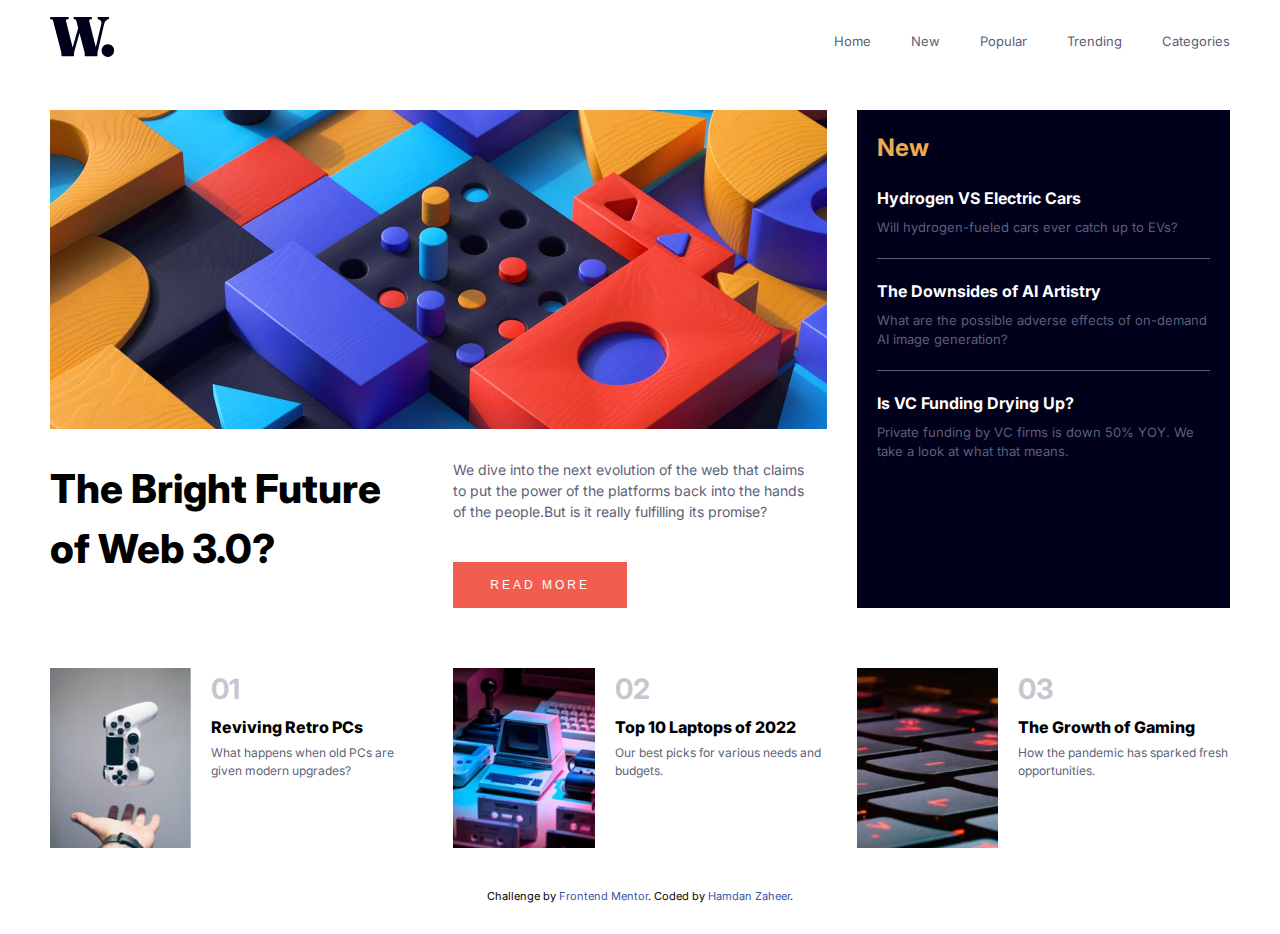
<file: index.html>
<!DOCTYPE html>
<html lang="en">
<head>
  <meta charset="UTF-8">
  <meta name="viewport" content="width=device-width, initial-scale=1.0"> <!-- displays site properly based on user's device -->

  <link rel="icon" type="image/png" sizes="32x32" href="./assets/images/favicon-32x32.png">
  <link rel="stylesheet" href="style.css">
  <title>Frontend Mentor | News homepage</title>

  <!-- Feel free to remove these styles or customise in your own stylesheet 👍 -->
  <style>
    .attribution { font-size: 11px; text-align: center; margin-top: 40px;}
    .attribution a { color: hsl(228, 45%, 44%); }
  </style>
</head>
<body>
  <div class="main-container">
    <nav>
      <div class="logo">
        <svg width="65" height="40" xmlns="http://www.w3.org/2000/svg"><path d="M23.016 39.2c.317 0 .574-.093.77-.28.196-.187.294-.457.294-.812v-1.82c0-.448.033-.84.098-1.176.065-.336.145-.663.238-.98l5.09-18.122 4.822 18.57c.112.384.193.682.243.895l.023.099c.047.215.07.453.07.714v1.82c0 .355.098.625.294.812.196.187.453.28.77.28h10.696c.299 0 .55-.093.756-.28.205-.187.308-.457.308-.812v-1.82c0-.373.023-.705.07-.994.047-.29.135-.677.266-1.162L54.04 7.224c.299-1.25.765-2.254 1.4-3.01.635-.756 1.363-1.311 2.184-1.666l.672-.308c.336-.168.574-.331.714-.49.14-.159.21-.369.21-.63 0-.336-.117-.607-.35-.812C58.637.103 58.287 0 57.82 0h-8.904c-.467 0-.817.103-1.05.308-.233.205-.35.476-.35.812 0 .261.06.471.182.63.121.159.313.303.574.434l.616.224c1.12.41 1.871.999 2.254 1.764s.453 1.661.21 2.688l-5.535 23.486-6.477-25.81c-.133-.58-.17-1.018-.11-1.31l.026-.104c.093-.29.317-.49.672-.602l1.232-.336c.299-.112.518-.257.658-.434a.986.986 0 0 0 .21-.63c0-.355-.112-.63-.336-.826C41.468.098 41.122 0 40.656 0H24.78c-.448 0-.789.098-1.022.294-.233.196-.35.471-.35.826 0 .224.06.415.182.574.121.159.322.294.602.406l1.176.42c.261.093.462.243.602.448.14.205.294.607.462 1.204l1.751 6.742-5.553 19.475L16.128 4.48c-.147-.49-.194-.898-.14-1.223l.028-.135c.093-.345.327-.574.7-.686l1.456-.336c.504-.168.756-.504.756-1.008 0-.336-.112-.602-.336-.798C18.368.098 18.022 0 17.556 0H1.344C.896 0 .56.098.336.294.112.49 0 .756 0 1.092c0 .224.056.434.168.63.112.196.29.35.532.462l1.232.392c.355.13.625.308.812.532.187.224.345.579.476 1.064l7.84 30.408c.112.43.191.751.238.966.047.215.07.462.07.742v1.82c0 .355.103.625.308.812.205.187.467.28.784.28h10.556Zm34.804.7c1.195 0 2.263-.29 3.206-.868a6.338 6.338 0 0 0 2.24-2.338c.55-.98.826-2.04.826-3.178 0-1.157-.275-2.212-.826-3.164a6.325 6.325 0 0 0-2.24-2.282c-.943-.57-2.011-.854-3.206-.854-1.157 0-2.207.285-3.15.854a6.325 6.325 0 0 0-2.24 2.282c-.55.952-.826 2.007-.826 3.164 0 1.139.275 2.198.826 3.178.55.98 1.297 1.76 2.24 2.338.943.579 1.993.868 3.15.868Z" fill="#00001A"/></svg>
      </div>
      <ul class="nav-links">
        <li><a href="">Home</a></li>
        <li><a href="">New</a></li>
        <li><a href="">Popular</a></li>
        <li><a href="">Trending</a></li>
        <li><a href="">Categories</a></li>
        <img src="./assets/images/icon-menu-close.svg" alt="" class="close">
      </ul> 
      <img src="./assets/images/icon-menu.svg" alt="" class="burger"> 
    </nav>
    <div class="hero-img">
      <img src="./assets/images/image-web-3-desktop.jpg" alt="" class="desk-img">
      <img src="./assets/images/image-web-3-mobile.jpg" alt="" class="mob-img">
    </div>
    <h1 class="hero-title">The Bright Future of Web 3.0?</h1>
    <div class="hero-content">
      <p>We dive into the next evolution of the web that claims to put the power of the platforms back into the hands of the people.But is it really fulfilling its promise?</p>
      <button class="btn-primary">Read more</button>
    </div>
    <div class="latest-feed">
      <h2>New</h2>
      <div class="latest-feed-item">
        <h3 class="item-title">Hydrogen VS Electric Cars</h3>
        <p>Will hydrogen-fueled cars ever catch up to EVs?</p>
      </div>

      <div class="latest-feed-item">
        <h3 class="item-title">The Downsides of AI Artistry</h3>
        <p>What are the possible adverse effects of on-demand AI image generation?</p>
      </div>

      <div class="latest-feed-item">
        <h3 class="item-title">Is VC Funding Drying Up?</h3>
        <p>Private funding by VC firms is down 50% YOY. We take a look at what that means.</p>
      </div>
    </div>

    <div class="bottom-item">
      <div class="bottom-item-img"><img src="./assets/images/image-gaming-growth.jpg" alt=""></div>
      <div class="bottom-item-content">
        <h3>01</h3>
        <h4>Reviving Retro PCs</h4>
        <p>What happens when old PCs are given modern upgrades?</p>
      </div>
    </div>

    <div class="bottom-item">
      <div class="bottom-item-img"><img src="./assets/images/image-retro-pcs.jpg" alt=""></div>
      <div class="bottom-item-content">
        <h3>02</h3>
        <h4>Top 10 Laptops of 2022</h4>
        <p>Our best picks for various needs and budgets.</p>
      </div>
    </div>

    <div class="bottom-item">
      <div class="bottom-item-img"><img src="./assets/images/image-top-laptops.jpg" alt=""></div>
      <div class="bottom-item-content">
        <h3>03</h3>
        <h4>The Growth of Gaming</h4>
        <p>How the pandemic has sparked fresh opportunities.</p>
      </div>
    </div>
  </div>
  <div class="attribution">
    Challenge by <a href="https://www.frontendmentor.io?ref=challenge" target="_blank">Frontend Mentor</a>. 
    Coded by <a href="#">Hamdan Zaheer</a>.
  </div>
  <script>
    const burger = document.querySelector('.burger');
    const menu = document.querySelector('.nav-links')
    const close = document.querySelector('.close')
    burger.addEventListener('click', ()=>{
      console.log("hey");
      menu.classList.add('active-menu')
    })
    close.addEventListener('click', ()=>{
      menu.classList.remove('active-menu')
    })

  </script>
</body>
</html>
</file>
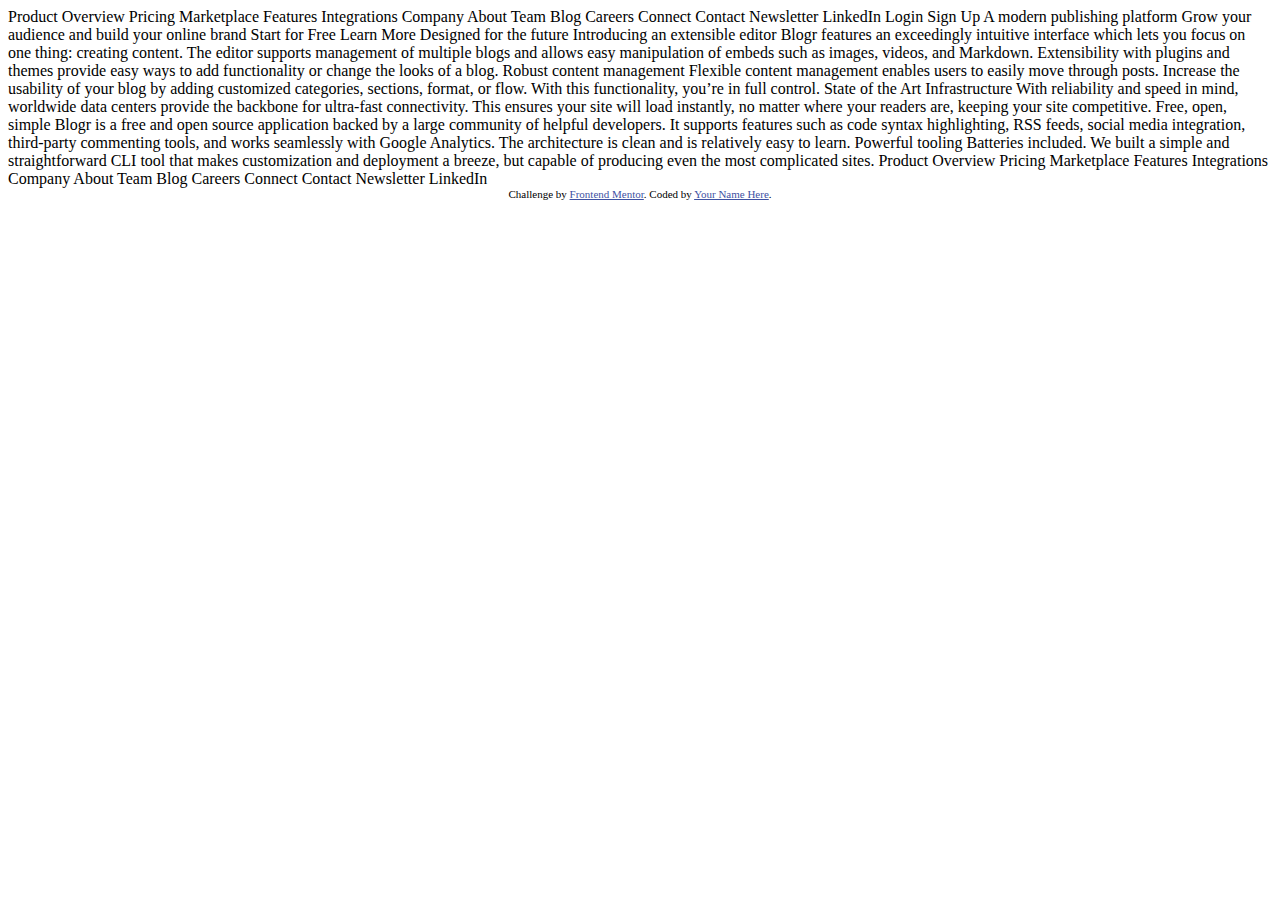
<file: blogr-landing-page-main/index.html>
<!DOCTYPE html>
<html lang="en">
<head>
  <meta charset="UTF-8">
  <meta name="viewport" content="width=device-width, initial-scale=1.0"> <!-- displays site properly based on user's device -->

  <link rel="icon" type="image/png" sizes="32x32" href="./images/favicon-32x32.png">
  
  <title>Frontend Mentor | [Blogr]</title>

  <!-- Feel free to remove these styles or customise in your own stylesheet 👍 -->
  <style>
    .attribution { font-size: 11px; text-align: center; }
    .attribution a { color: hsl(228, 45%, 44%); }
  </style>
</head>
<body>
  Product

  Overview
  Pricing
  Marketplace
  Features
  Integrations

  Company

  About
  Team
  Blog
  Careers

  Connect

  Contact
  Newsletter
  LinkedIn
  
  Login
  Sign Up

  A modern publishing platform
  Grow your audience and build your online brand

  Start for Free
  Learn More

  Designed for the future

  Introducing an extensible editor
  Blogr features an exceedingly intuitive interface which lets you focus on one thing: creating content. 
  The editor supports management of multiple blogs and allows easy manipulation of embeds such as images, 
  videos, and Markdown. Extensibility with plugins and themes provide easy ways to add functionality or 
  change the looks of a blog.

  Robust content management
  Flexible content management enables users to easily move through posts. Increase the usability of your blog 
  by adding customized categories, sections, format, or flow. With this functionality, you’re in full control.

  State of the Art Infrastructure
  With reliability and speed in mind, worldwide data centers provide the backbone for ultra-fast connectivity. 
  This ensures your site will load instantly, no matter where your readers are, keeping your site competitive.

  Free, open, simple
  Blogr is a free and open source application backed by a large community of helpful developers. It supports 
  features such as code syntax highlighting, RSS feeds, social media integration, third-party commenting tools, 
  and works seamlessly with Google Analytics. The architecture is clean and is relatively easy to learn.

  Powerful tooling
  Batteries included. We built a simple and straightforward CLI tool that makes customization and deployment a breeze, but
  capable of producing even the most complicated sites.

  Product

  Overview
  Pricing
  Marketplace
  Features
  Integrations

  Company

  About
  Team
  Blog
  Careers

  Connect
  
  Contact
  Newsletter
  LinkedIn

  <div class="attribution">
    Challenge by <a href="https://www.frontendmentor.io?ref=challenge" target="_blank">Frontend Mentor</a>. 
    Coded by <a href="#">Your Name Here</a>.
  </div>
</body>
</html>
</file>
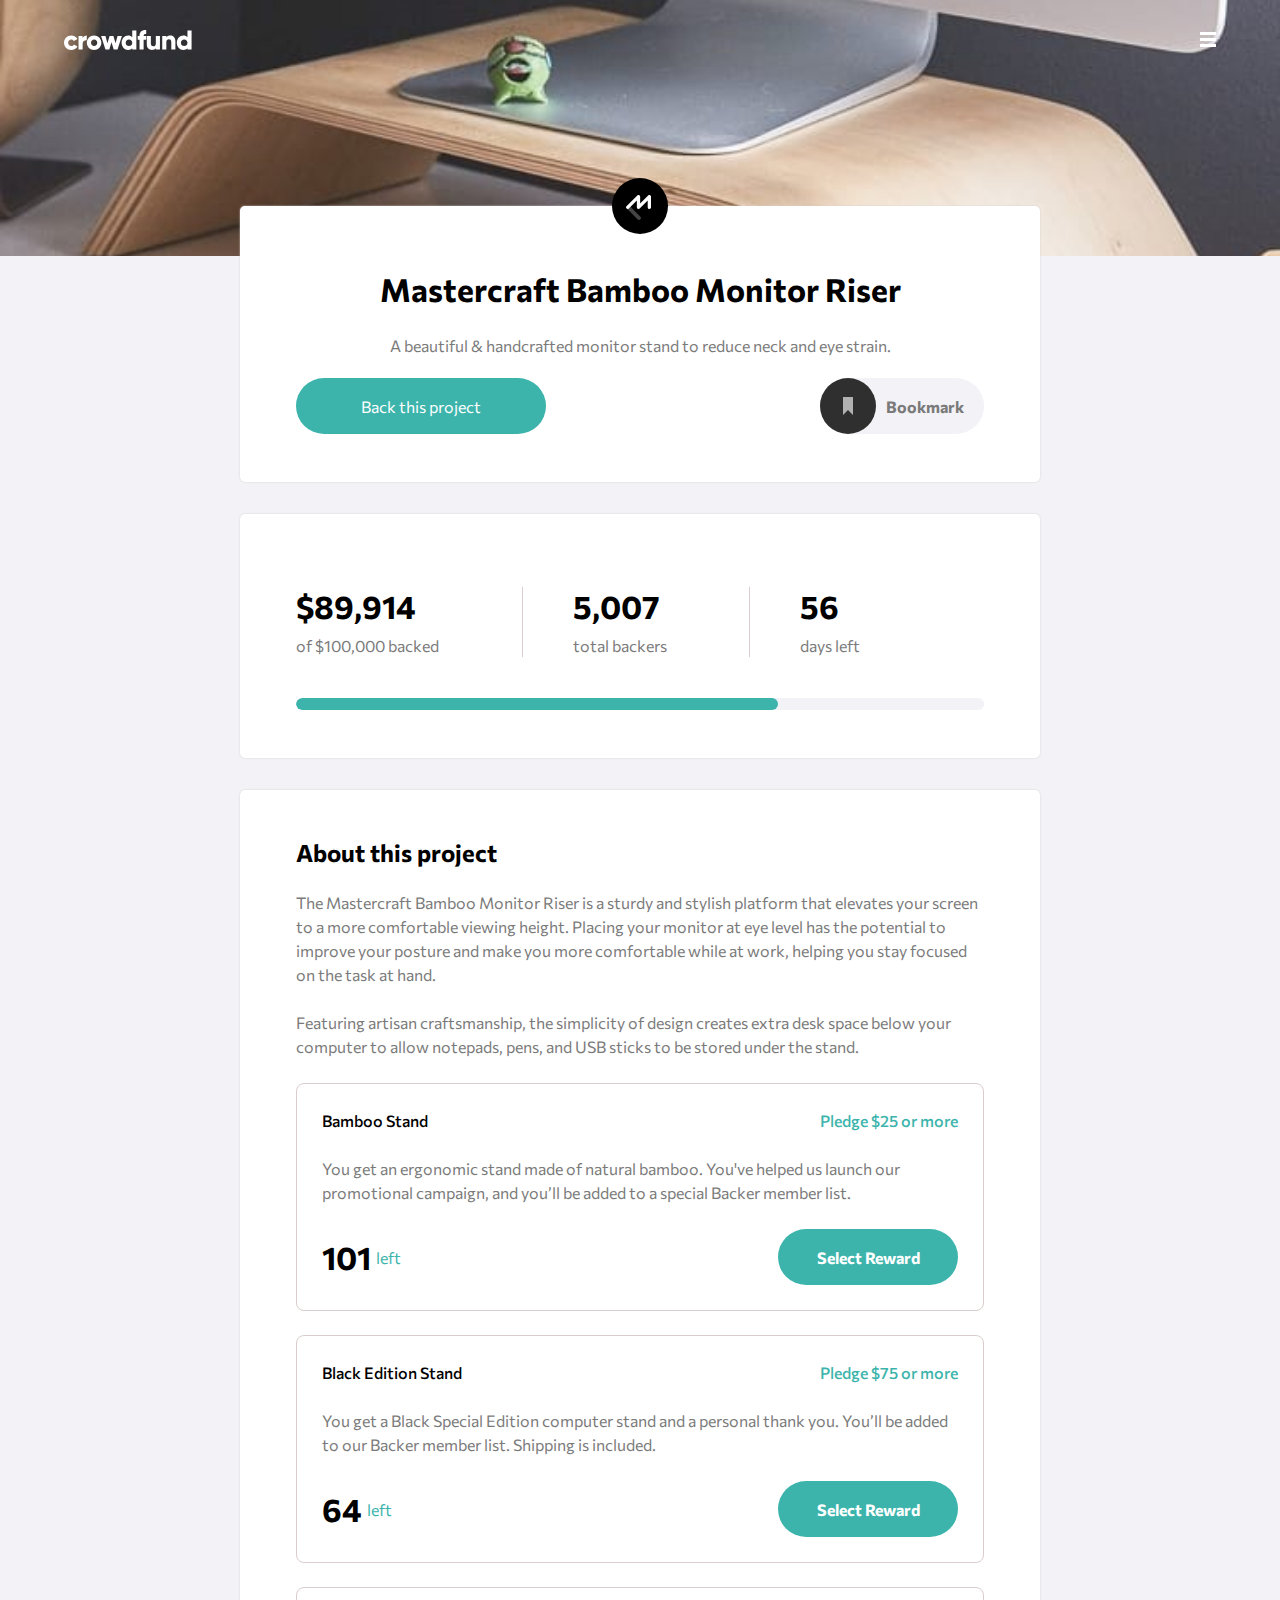
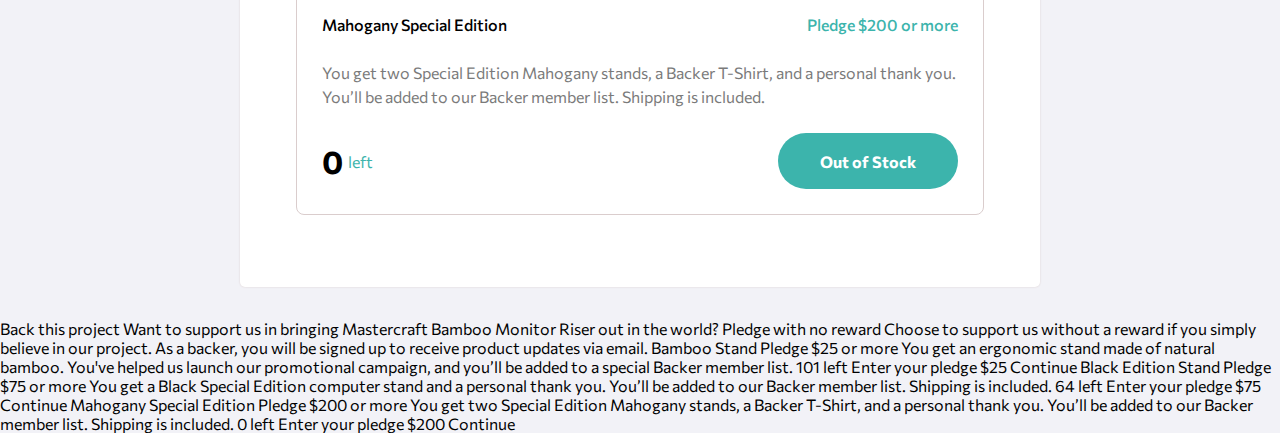
<file: crowdfunding-product-page-main/index.html>
<!DOCTYPE html>
<html lang="en">
<head>
  <meta charset="UTF-8">
  <meta name="viewport" content="width=device-width, initial-scale=1.0"> <!-- displays site properly based on user's device -->

  <link rel="icon" type="image/png" sizes="32x32" href="./images/favicon-32x32.png">
  <link rel="stylesheet" href="./styles/style.css">
  <link rel="stylesheet" href="./styles/main..css">
  <link rel="stylesheet" href="./styles/success-modal.css">
  <title>Frontend Mentor | Crowdfunding product page</title>

  <!-- Feel free to remove these styles or customise in your own stylesheet 👍 -->
  <style>
    .attribution { font-size: 11px; text-align: center; }
    .attribution a { color: hsl(228, 45%, 44%); }
  </style>
</head>
<body>
  <div class="overlay"></div>
  <div class="hero">
    <nav>
      <img src="./images/logo.svg" alt="">
      <ul>
        <li><a href="">About</a></li>
        <li><a href="">Discover</a></li>
        <li><a href="">Get Started</a></li>
      </ul>
      <div class="burger">
        <img src="./images/icon-hamburger.svg" alt="" class = "burger-menu">
        <img src="./images/icon-close-menu.svg" alt="" class="cross-menu">
      </div>
    </nav>
  </div>

  <!-- ------Main Start Here --------- -->

  <div class="main">
    
    <div class="main-item project-header">
      <img src="./images/logo-mastercraft.svg" alt="" class = "top-logo">
      <h1>Mastercraft Bamboo Monitor Riser</h1>
      <p>A beautiful & handcrafted monitor stand to reduce neck and eye strain.</p>
      <div class="flex-container-sb">
        <a href="" class="primary-btn">Back this project</a>
        <input type="checkbox" id="toggle" class="toggle--checkbox">
          <label for="toggle" class="bookmark">
            <img src="./images/icon-bookmark.svg" alt="">
            <span>Bookmark</span>
          </label>
      </div>
    </div>

    <div class="main-item project-stats">
      <div class="stats-container">
        <div class="stats">
          <h1>$89,914</h1>
          <p>of $100,000 backed</p>
        </div>
      
        <div class="stats">
          <h1>5,007</h1>
          <p>total backers</p>
        </div>
  
        <div class="stats">
          <h1>56</h1>
          <p>days left</p>
        </div>
      </div>
      <div class="status-bar"></div>  
    </div>

    <div class="main-item project-info">
      <h1>About this project</h1>
      <p>The Mastercraft Bamboo Monitor Riser is a sturdy and stylish platform   that  elevates your screen to a more comfortable viewing height. Placing your monitor at eye level has the potential to improve your posture and make you more comfortable while at work, helping you stay focused on the task at hand.
      </p>
      <p>Featuring artisan craftsmanship, the simplicity of design creates extra desk space below your computer to allow notepads, pens, and USB sticks to be stored under the stand.</p>

      <div class="project-variants">
        <div class="flex">
          <p class="title">Bamboo Stand</p>
          <p class="sub-title">Pledge $25 or more</p>
        </div>
        <p>You get an ergonomic stand made of natural bamboo. You've helped us launch our promotional campaign, and 
        you’ll be added to a special Backer member list.</p>
        <div class="flex">
          <h1>101<span>left</span></h1>
          <a href="" class="primary-btn">Select Reward</a>
        </div>
      </div>

      <div class="project-variants">
        <div class="flex">
          <p class="title">Black Edition Stand</p>
          <p class="sub-title">Pledge $75 or more</p>
        </div>
        <p>You get a Black Special Edition computer stand and a personal thank you. You’ll be added to our Backer 
          member list. Shipping is included.</p>
          <div class="flex">
            <h1>64<span>left</span></h1>
             <a href="" class="primary-btn">Select Reward</a>
          </div>
        
      </div>

      <div class="project-variants">
        <div class="flex">
          <p class="title">Mahogany Special Edition</p>
          <p class="sub-title">Pledge $200 or more</p>
        </div>
        
        <p>You get two Special Edition Mahogany stands, a Backer T-Shirt, and a personal thank you. You’ll be added 
          to our Backer member list. Shipping is included.</p>
        <div class="flex">
          <h1>0<span>left</span></h1>
          <a href="" class="primary-btn">Out of Stock</a>
        </div>
        
      </div>

    </div>
  </div>
  <!-- Selection modal start -->

  Back this project
  Want to support us in bringing Mastercraft Bamboo Monitor Riser out in the world?

  Pledge with no reward
  Choose to support us without a reward if you simply believe in our project. As a backer, 
  you will be signed up to receive product updates via email.

  Bamboo Stand
  Pledge $25 or more
  You get an ergonomic stand made of natural bamboo. You've helped us launch our promotional campaign, and
  you’ll be added to a special Backer member list.
  101 left

  <!-- Selected pledge start -->
  Enter your pledge
  $25
  Continue
  <!-- Selected pledge end -->

  Black Edition Stand
  Pledge $75 or more
  You get a Black Special Edition computer stand and a personal thank you. You’ll be added to our Backer
  member list. Shipping is included.
  64 left

  <!-- Selected pledge start -->
  Enter your pledge
  $75
  Continue
  <!-- Selected pledge end -->

  Mahogany Special Edition
  Pledge $200 or more
  You get two Special Edition Mahogany stands, a Backer T-Shirt, and a personal thank you. You’ll be added
  to our Backer member list. Shipping is included.
  0 left

  <!-- Selected pledge  start -->
  Enter your pledge
  $200
  Continue
  <!-- Selected pledge end -->

  <!-- Selection modal end -->

  <!-- Success modal start -->
  <div class="success-modal">
    <img src="./images/icon-check.svg" alt="">
    <h1>Thanks for your support!</h1>
    <p>Your pledge brings us one step closer to sharing Mastercraft Bamboo Monitor Riser worldwide. You will get
      an email once our campaign is completed.</p>
      <a href="" class="primary-btn">Got it!</a>
  </div>

  
  

  <!-- Success modal end -->
  <script src="./app.js"></script>
</body>
</html>
</file>
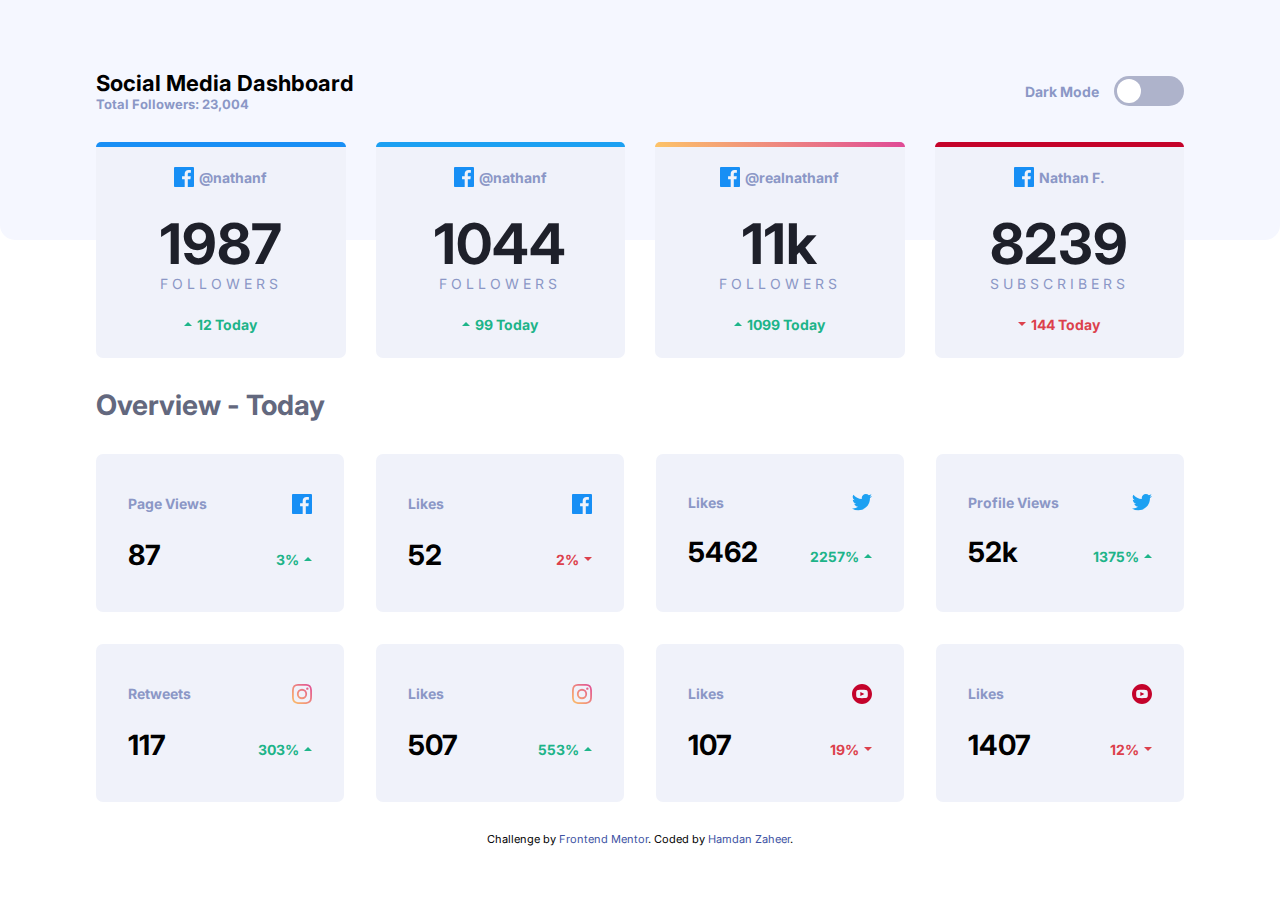
<file: social-media-dashboard-with-theme-switcher-master/index.html>
<!DOCTYPE html>
<html lang="en">
<head>
  <meta charset="UTF-8">
  <meta name="viewport" content="width=device-width, initial-scale=1.0"> <!-- displays site properly based on user's device -->

  <link rel="icon" type="image/png" sizes="32x32" href="./images/favicon-32x32.png">
  <link rel="stylesheet" href="style.css">
  <link rel="stylesheet" href="./toggle.css">
  <title>Frontend Mentor | [Challenge Name Here]</title>

  <!-- Feel free to remove these styles or customise in your own stylesheet 👍 -->
  <style>
    .attribution { font-size: 11px; text-align: center; }
    .attribution a { color: hsl(228, 45%, 44%); }
  </style>
</head>
<body>
  <div class="bg-top"></div>
  <div class="dashboard-container">
    <div class="header">
      <h1>Social Media Dashboard<span>Total Followers: 23,004</span></h1>
      <div class="toggle ">
        Dark Mode
        <div>
          <input type="checkbox" id="toggle" class="toggle--checkbox">
          <label for="toggle" class="toggle--label">
            <!-- <span class="toggle--label-background"></span> -->
          </label>
        </div>
      </div>
    </div>

    <div class="stats-grid">
      <div class="stats-grid-items facebook">
        <div class="username">
          <img src="./images/icon-facebook.svg" class="social-media">
          <p>@nathanf</p>
        </div>
        <h1 class = "stats">1987</h1>
        <p class="followers">Followers</p>
        <p class="today-followed up">
          <img src="./images/icon-up.svg" alt="">
          12 Today</p>
      </div>

      <div class="stats-grid-items twitter">
        <div class="username">
          <img src="./images/icon-facebook.svg" class="social-media">
          <p>@nathanf</p>
        </div>
        <h1 class = "stats">1044</h1>
        <p class="followers">Followers</p>
        <p class="today-followed up">
          <img src="./images/icon-up.svg" alt="">
          99 Today</p>
      </div>

      <div class="stats-grid-items instagram">
        <div class="username">
          <img src="./images/icon-facebook.svg" class="social-media">
          <p>@realnathanf</p>
        </div>
        <h1 class = "stats">11k</h1>
        <p class="followers">Followers</p>
        <p class="today-followed up">
          <img src="./images/icon-up.svg" alt="">
          1099 Today</p>
      </div>

      <div class="stats-grid-items youtube">
        <div class="username">
          <img src="./images/icon-facebook.svg" class="social-media">
          <p>Nathan F.</p>
        </div>
        <h1 class = "stats">8239</h1>
        <p class="followers">Subscribers</p>
        <p class="today-followed down">
          <img src="./images/icon-down.svg" alt="">
          144 Today</p>
      </div>
    </div>
    <!-- ------Stats grid End -------- -->
    <div class="overview-container">
      <h1>Overview - Today</h1>

      <div class="overview-grid">

        <div class="overview-grid-item">
          <div class="overview-item-header">
            <p class="item-title">Page Views</p>
            <img src="./images/icon-facebook.svg" alt="">
          </div>
          <div class="overview-item-stats">
            <h1>87</h1>
            <p class="today-followed up">
              3%<img src="./images/icon-up.svg" alt=""></p>
          </div>
        </div>


        <div class="overview-grid-item">
          <div class="overview-item-header">
            <p class="item-title">Likes</p>
            <img src="./images/icon-facebook.svg" alt="">
          </div>
          <div class="overview-item-stats">
            <h1>52</h1>
            <p class="today-followed down">
              2%<img src="./images/icon-down.svg" alt=""></p>
          </div>
        </div>

        <div class="overview-grid-item">
          <div class="overview-item-header">
            <p class="item-title">Likes</p>
            <img src="./images/icon-twitter.svg" alt="">
          </div>
          <div class="overview-item-stats">
            <h1>5462</h1>
            <p class="today-followed up">
              2257%<img src="./images/icon-up.svg" alt=""></p>
          </div>
        </div>

        <div class="overview-grid-item">
          <div class="overview-item-header">
            <p class="item-title">Profile Views</p>
            <img src="./images/icon-twitter.svg" alt="">
          </div>
          <div class="overview-item-stats">
            <h1>52k</h1>
            <p class="today-followed up">
              1375%<img src="./images/icon-up.svg" alt=""></p>
          </div>
        </div>

        <div class="overview-grid-item">
          <div class="overview-item-header">
            <p class="item-title">Retweets</p>
            <img src="./images/icon-instagram.svg" alt="">
          </div>
          <div class="overview-item-stats">
            <h1>117</h1>
            <p class="today-followed up">
              303%<img src="./images/icon-up.svg" alt=""></p>
          </div>
        </div>

        <div class="overview-grid-item">
          <div class="overview-item-header">
            <p class="item-title">Likes</p>
            <img src="./images/icon-instagram.svg" alt="">
          </div>
          <div class="overview-item-stats">
            <h1>507</h1>
            <p class="today-followed up">
              553%<img src="./images/icon-up.svg" alt=""></p>
          </div>
        </div>

        <div class="overview-grid-item">
          <div class="overview-item-header">
            <p class="item-title">Likes</p>
            <img src="./images/icon-youtube.svg" alt="">
          </div>
          <div class="overview-item-stats">
            <h1>107</h1>
            <p class="today-followed down">
              19%<img src="./images/icon-down.svg" alt=""></p>
          </div>
        </div>

        <div class="overview-grid-item">
          <div class="overview-item-header">
            <p class="item-title">Likes</p>
            <img src="./images/icon-youtube.svg" alt="">
          </div>
          <div class="overview-item-stats">
            <h1>1407</h1>
            <p class="today-followed down">
              12%<img src="./images/icon-down.svg" alt=""></p>
          </div>
        </div>


      </div>
    </div>
  </div>

  
  <div class="attribution">
    Challenge by <a href="https://www.frontendmentor.io?ref=challenge" target="_blank">Frontend Mentor</a>. 
    Coded by <a href="#">Hamdan Zaheer</a>.
  </div>
  <script src="./app.js"></script>
</body>
</html>
</file>
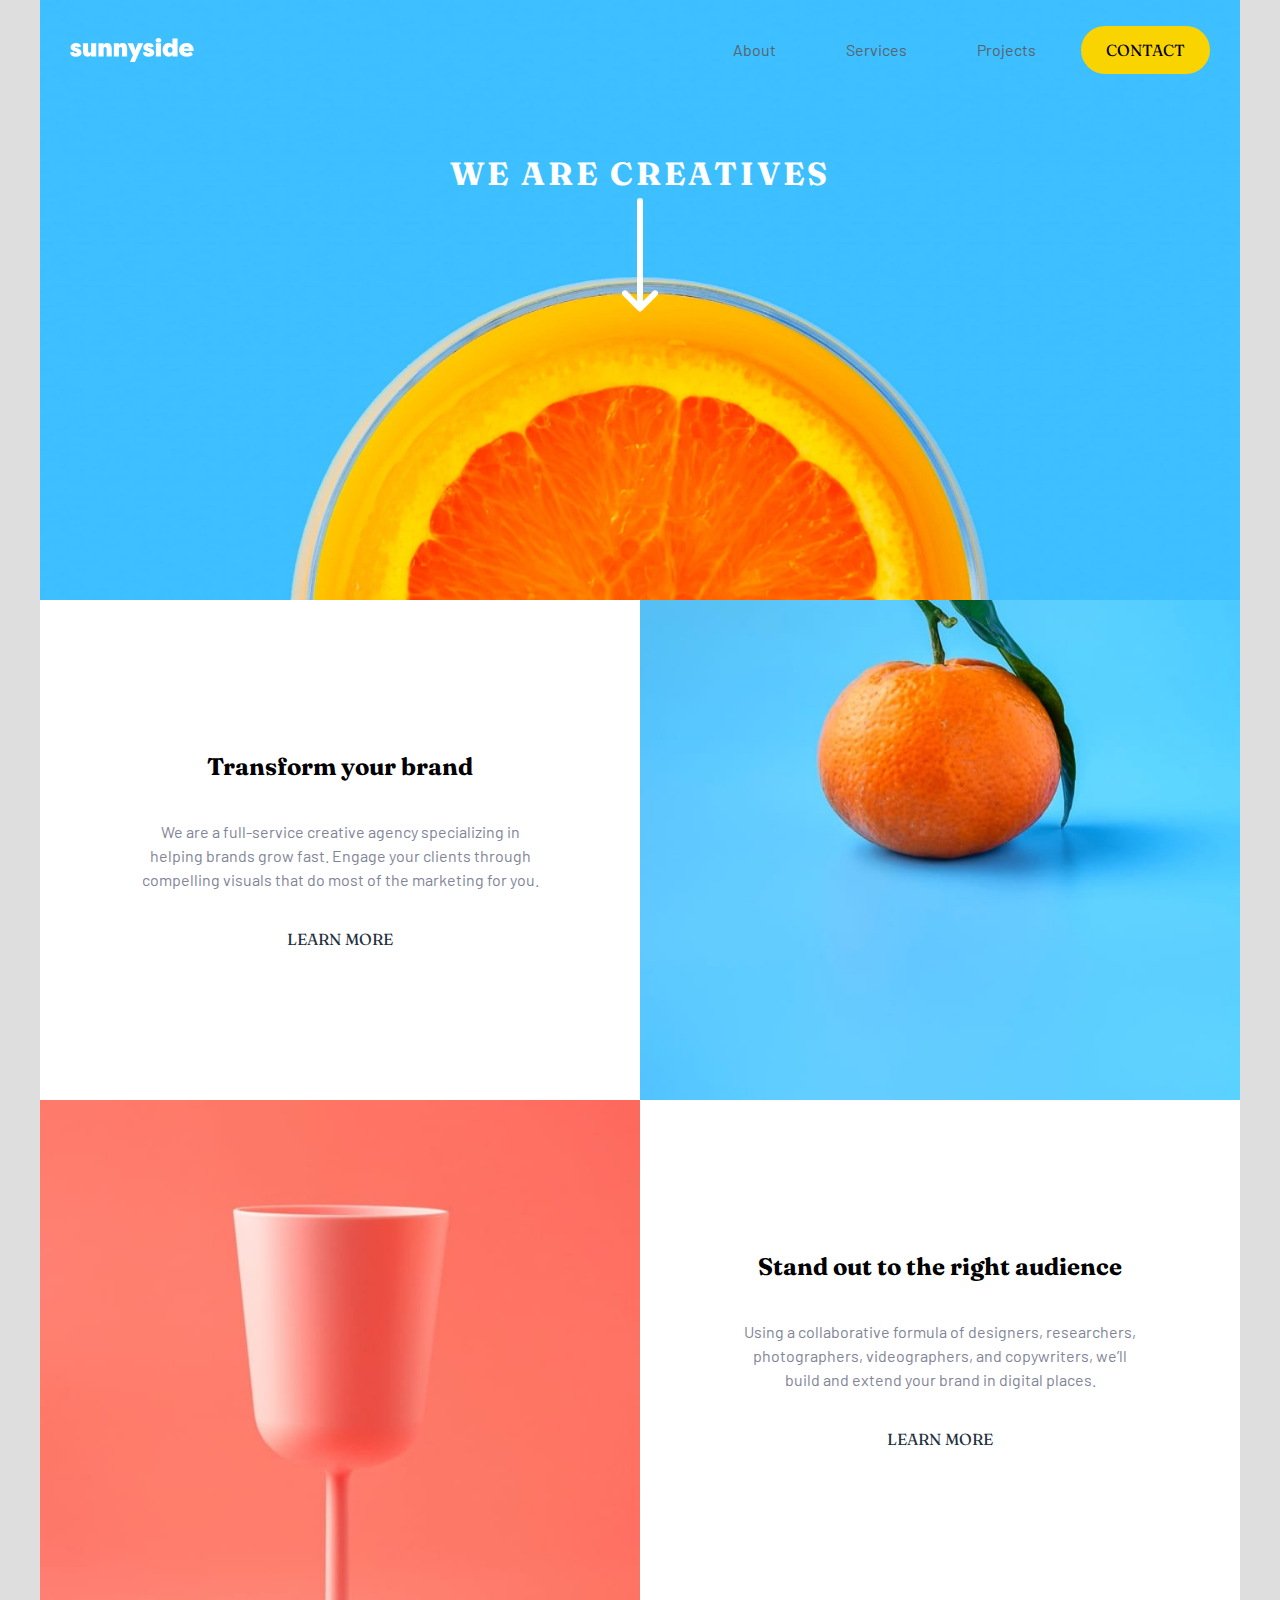
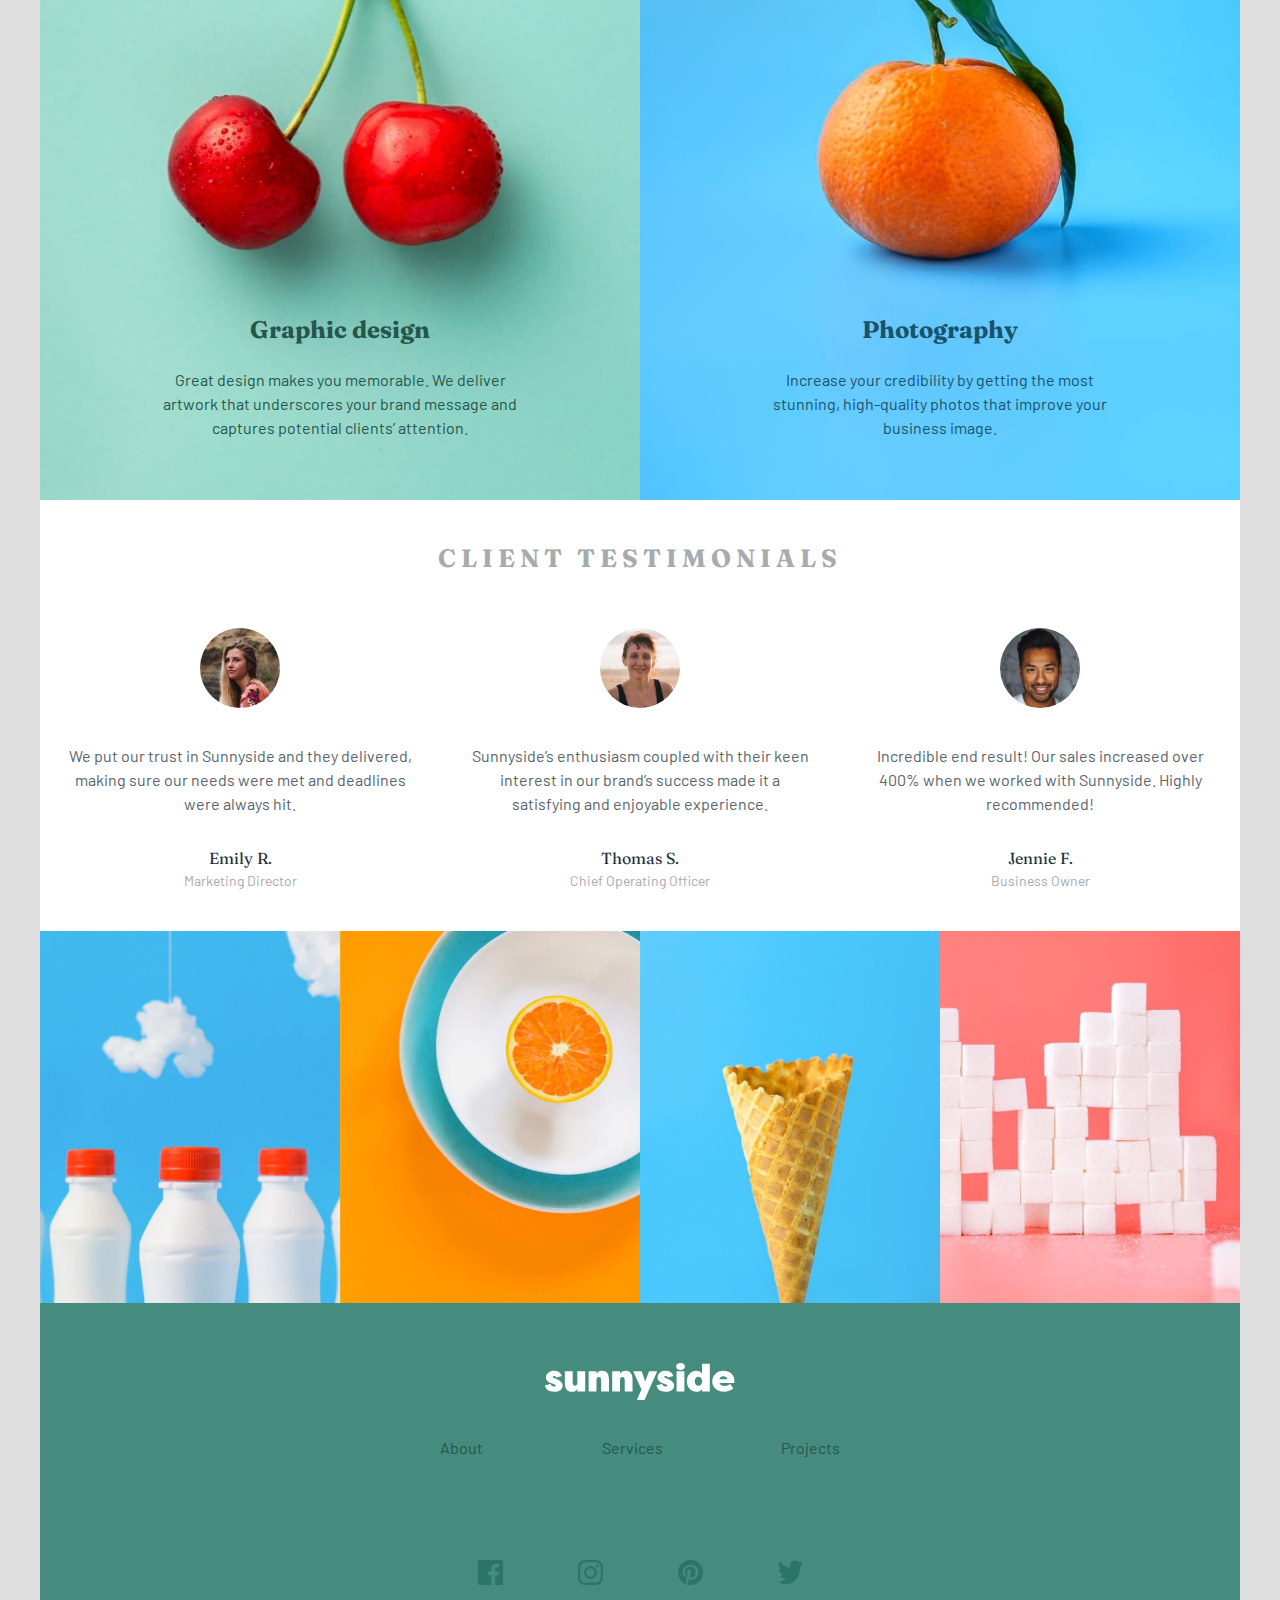
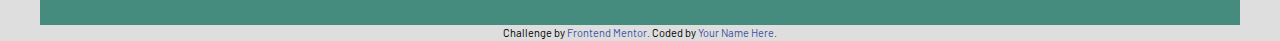
<file: sunnyside-agency-landing-page-main/index.html>
<!DOCTYPE html>
<html lang="en">
<head>
  <meta charset="UTF-8">
  <meta name="viewport" content="width=device-width, initial-scale=1.0">
  <link rel="icon" type="image/png" sizes="32x32" href="./images/favicon-32x32.png">
  <link rel="stylesheet" href="style.css">
  <title>Frontend Mentor | Sunnyside agency landing page</title>
  <style>
    .attribution { font-size: 11px; text-align: center; }
    .attribution a { color: hsl(228, 45%, 44%); }
  </style>
</head>
<body>
  <div class="container">
    <div class="hero-container">
      <nav>
        <img src="./images/logo.svg" alt="" class="logo">
        <ul id="main-ul" class="display">
          <li><a href="">About</a></li>
          <li><a href="">Services</a></li>
          <li><a href="">Projects</a></li>
          <li><a href="" class="active">Contact</a></li>
        </ul>
        <img src="./images/icon-hamburger.svg" alt="" class="burger">
      </nav>
      <h1>We are creatives</h1>
      <img src="./images/icon-arrow-down.svg" alt="">
    </div>
    <!-- image-gallery -->
    <div class="image-text-card text-card-1">
      <img src="./images/mobile/image-transform.jpg" alt="" class="mobile-img">
      <img src="./images/desktop/image-photography.jpg" alt="" class="desk-img">
      <div class="text-area">
        <div class="text-container">
          <h2>Transform your brand</h2>
          <p>We are a full-service creative agency specializing in helping brands grow fast. 
            Engage your clients through compelling visuals that do most of the marketing for you.</p>
          <a href="">learn more</a>
        </div>
      </div>
    </div>
    <div class="image-text-card">
      <img src="./images/mobile/image-stand-out.jpg" alt="" class="mobile-img">
      <img src="./images/desktop/image-stand-out.jpg" alt="" class="desk-img">
      <div class="text-area">
        <div class="text-container">
          <h2>Stand out to the right audience</h2>
          <p>Using a collaborative formula of designers, researchers, photographers, videographers, and copywriters, we’ll build and extend your brand in digital places. </p>
          <a href="">learn more</a>
          </div>
      </div>
    </div>

    <div class="img-card-container">
      <div class="img-card card-1">
        <div class="text-container">
          <h2>Graphic design</h2>
          <p>Great design makes you memorable. We deliver artwork that underscores your brand message and captures potential clients’ attention.</p>
        </div>
      </div>
  
      <div class="img-card card-2">
        <div class="text-container">
          <h2>Photography</h2>
          <p>Increase your credibility by getting the most stunning, high-quality photos that improve your business image.</p>
        </div>
      </div>
    </div>

    <!-- testimonials -->
    <div class="testimonials-container">
      <h2>Client testimonials</h2>
      <div class="testimonial-flex">
        <div class="testimonial">
          <img src="./images/image-emily.jpg" alt="">
          <p>We put our trust in Sunnyside and they delivered, making sure our needs were met and deadlines were always hit.</p>
          <p class="name">Emily R.<span>Marketing Director</span></p>
        </div>
      
  
        <div class="testimonial">
          <img src="./images/image-jennie.jpg" alt="">
          <p>Sunnyside’s enthusiasm coupled with their keen interest in our brand’s success made it a satisfying and enjoyable experience.</p>
          <p class="name">Thomas S.<span>Chief Operating Officer</span></p>
        </div>
  
        <div class="testimonial">
          <img src="./images/image-thomas.jpg" alt="">
          <p>Incredible end result! Our sales increased over 400% when we worked with Sunnyside. Highly recommended!</p>
          <p class="name">Jennie F.<span>Business Owner</span></p>
        </div>
      </div>
    </div>

    <!-- image gallery -->
    <div class="image-gallery">
      <div class="image-gallery-inner">
        <img src="./images/mobile/image-gallery-milkbottles.jpg" alt="" class="mobile-img">
        <img src="./images/mobile/image-gallery-orange.jpg" alt="" class="mobile-img">
        <img src="./images/desktop/image-gallery-milkbottles.jpg" alt="" class="desk-img">
        <img src="./images/desktop/image-gallery-orange.jpg" alt="" class="desk-img">
      </div>

      <div class="image-gallery-inner">
        <img src="./images/mobile/image-gallery-cone.jpg" alt="" class="mobile-img">
        <img src="./images/mobile/image-gallery-sugar-cubes.jpg" alt="" class="mobile-img">
        <img src="./images/desktop/image-gallery-cone.jpg" alt="" class="desk-img">
        <img src="./images/desktop/image-gallery-sugarcubes.jpg" alt="" class="desk-img">
      </div>  
    </div>

    <div class="footer">
      <div class="footer-inner">
        <img src="./images/logo.svg" alt="">
        <ul>
          <li><a href="">About</a></li>
          <li><a href="">Services</a></li>
          <li><a href="">Projects</a></li>
        </ul>
        <div class="soc-links">
          <img src="./images/icon-facebook.svg" alt="">
          <img src="./images/icon-instagram.svg" alt="">
          <img src="./images/icon-pinterest.svg" alt="">
          <img src="./images/icon-twitter.svg" alt="">
        </div>
      </div>
    </div>

  <div class="attribution">
    Challenge by <a href="https://www.frontendmentor.io?ref=challenge" target="_blank">Frontend Mentor</a>. 
    Coded by <a href="#">Your Name Here</a>.
  </div>

  <script src="./script.js"></script>
</body>
</html>
</file>
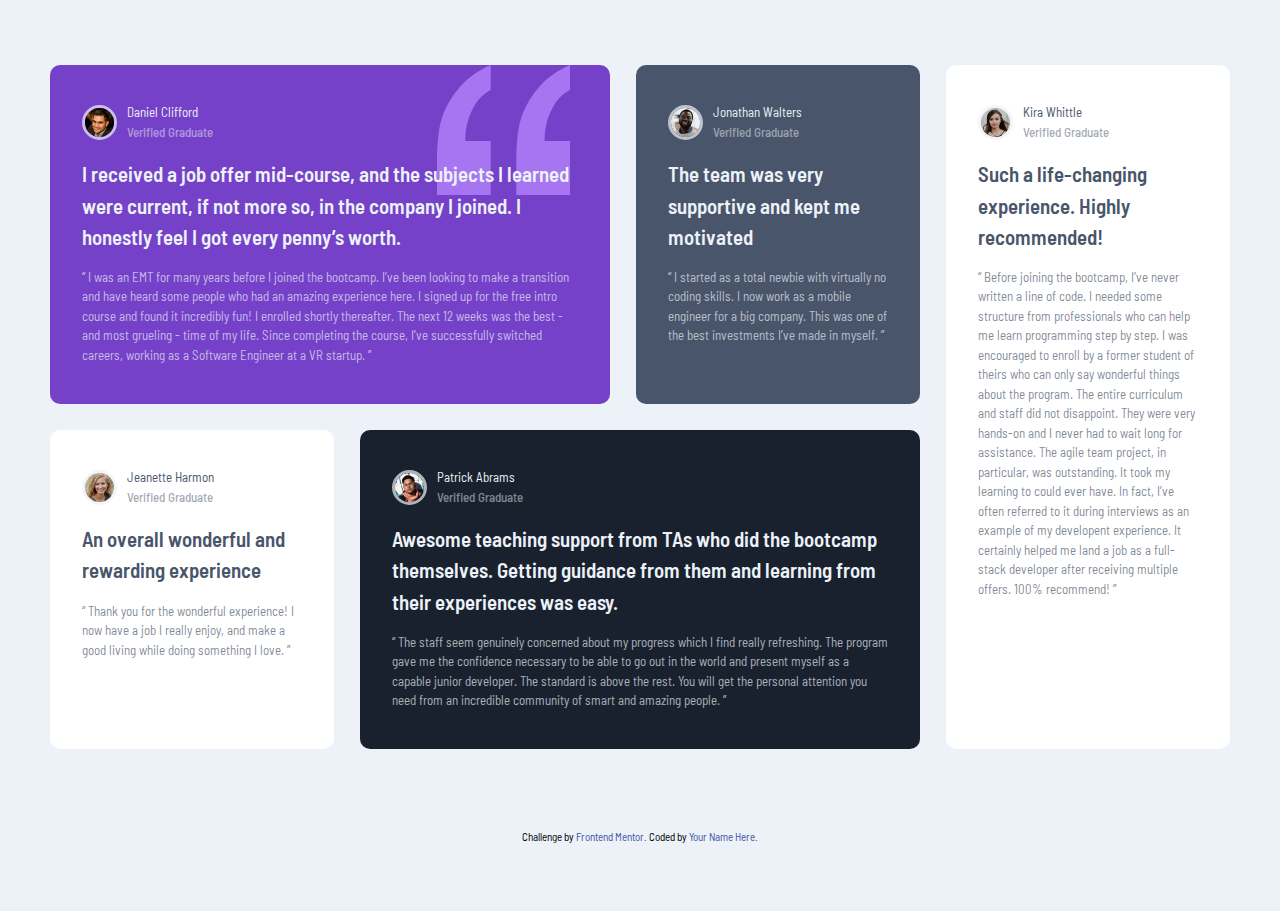
<file: testimonials-grid-section-main/index.html>
<!DOCTYPE html>
<html lang="en">
<head>
  <meta charset="UTF-8">
  <meta name="viewport" content="width=device-width, initial-scale=1.0"> <!-- displays site properly based on user's device -->

  <link rel="icon" type="image/png" sizes="32x32" href="./images/favicon-32x32.png">
  <link rel="stylesheet" href="style.css">
  <title>Frontend Mentor | [Challenge Name Here]</title>

  <!-- Feel free to remove these styles or customise in your own stylesheet 👍 -->
  <style>
    .attribution { font-size: 11px; text-align: center; }
    .attribution a { color: hsl(228, 45%, 44%); }
  </style>
</head>
<body>
  <div class="testimonials-grid">
    <div class="testimonial-grid-item purple col-span-2">
      <!-- Container -1  -->
      <div class="testimonial-content">
        <div class="testimonial-profile">
          <img src="./images/image-daniel.jpg" alt="">
          <p class="title">Daniel Clifford <span>Verified Graduate</span></p>
        </div>
        <p class="testimonial-header">
          I received a job offer mid-course, and the subjects I learned were current, if not more so, 
          in the company I joined. I honestly feel I got every penny’s worth.
        </p>
        <p class="testimonial-text">
          “ I was an EMT for many years before I joined the bootcamp. I’ve been looking to make a 
            transition and have heard some people who had an amazing experience here. I signed up 
            for the free intro course and found it incredibly fun! I enrolled shortly thereafter. 
            The next 12 weeks was the best - and most grueling - time of my life. Since completing 
            the course, I’ve successfully switched careers, working as a Software Engineer at a VR startup. ”
        </p>
      </div>
      <div class="quote"><img src="./images/bg-pattern-quotation.svg" alt=""></div>
    </div>
    <div class="testimonial-grid-item grey">
      <!-- Container - 2 -->
      <div class="testimonial-content">
        <div class="testimonial-profile">
          <img src="./images/image-jonathan.jpg" alt="">
          <p class="title">Jonathan Walters<span>Verified Graduate</span></p>
        </div>
        <p class="testimonial-header">
          The team was very supportive and kept me motivated
        </p>
        <p class="testimonial-text">
          “ I started as a total newbie with virtually no coding skills. I now work as a mobile engineer 
          for a big company. This was one of the best investments I’ve made in myself. ”
        </p>
      </div>
    </div>

    <div class="testimonial-grid-item white">
      <!-- Container - 3 -->
      <div class="testimonial-content">
        <div class="testimonial-profile">
          <img src="./images/image-jeanette.jpg" alt="">
          <p class="title">Jeanette Harmon<span>Verified Graduate</span></p>
        </div>
        <p class="testimonial-header">
          An overall wonderful and rewarding experience
        </p>
        <p class="testimonial-text">
          “ Thank you for the wonderful experience! I now have a job I really enjoy, and make a good living 
            while doing something I love. ”
        </p>
      </div>
    </div>

    <div class="testimonial-grid-item dark-grey col-span-2">
      <!-- Container - 4 -->
      <div class="testimonial-content">
        <div class="testimonial-profile">
          <img src="./images/image-patrick.jpg" alt="">
          <p class="title">Patrick Abrams<span>Verified Graduate</span></p>
        </div>
        <p class="testimonial-header">
          Awesome teaching support from TAs who did the bootcamp themselves. Getting guidance from them and 
          learning from their experiences was easy.
        </p>
        <p class="testimonial-text">
          “ The staff seem genuinely concerned about my progress which I find really refreshing. The program 
            gave me the confidence necessary to be able to go out in the world and present myself as a capable junior developer. The standard is above the rest. You will get the personal attention you need from an incredible community of smart and amazing people. ”
        </p>
      </div>
    </div>

    <div class="testimonial-grid-item white row-span-2">
      <!-- Container - 5 -->
      <div class="testimonial-content">
        <div class="testimonial-profile">
          <img src="./images/image-kira.jpg" alt="">
          <p class="title">Kira Whittle<span>Verified Graduate</span></p>
        </div>
        <p class="testimonial-header">
          Such a life-changing experience. Highly recommended!
        </p>
        <p class="testimonial-text">
          “ Before joining the bootcamp, I’ve never written a line of code. I needed some structure from 
            professionals who can help me learn programming step by step. I was encouraged to enroll by a former  student of theirs who can only say wonderful things about the program. The entire curriculum and staff did not disappoint. They were very hands-on and I never had to wait long for assistance. The agile team project, in particular, was outstanding. It took my learning to could ever have. In fact, I’ve often referred to it during interviews as an example of my developent experience. It certainly helped me land a job as a full-stack developer after receiving multiple offers. 100% recommend! ”
        </p>
      </div>
    </div>
  </div>

  <div class="attribution">
    Challenge by <a href="https://www.frontendmentor.io?ref=challenge" target="_blank">Frontend Mentor</a>. 
    Coded by <a href="#">Your Name Here</a>.
  </div>
</body>
</html>
</file>
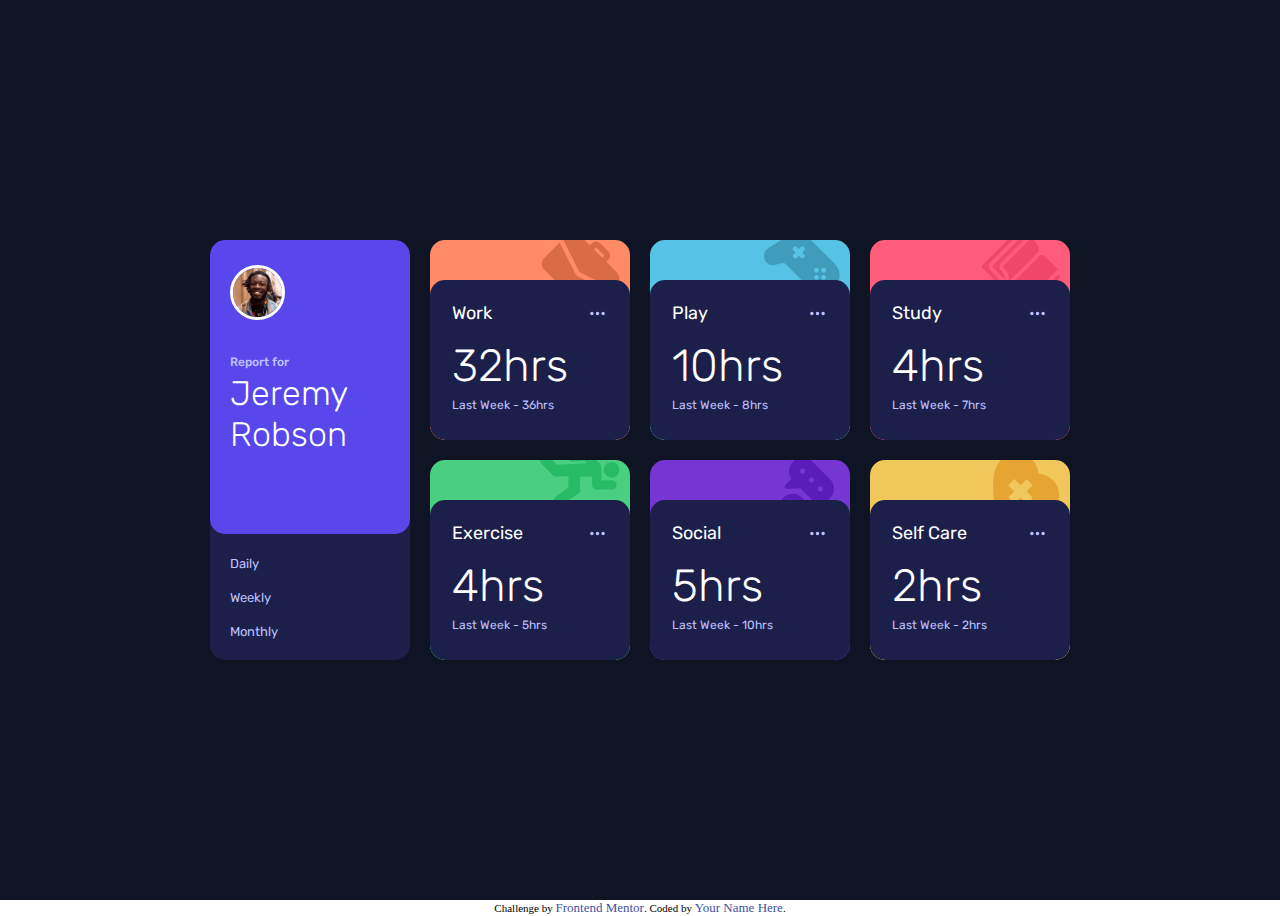
<file: time-tracking-dashboard-main/index.html>
<!DOCTYPE html>
<html lang="en">
<head>
  <meta charset="UTF-8">
  <meta name="viewport" content="width=device-width, initial-scale=1.0"> <!-- displays site properly based on user's device -->
  <link rel="icon" type="image/png" sizes="32x32" href="./images/favicon-32x32.png">
  <link rel="stylesheet" href="style.css">
  
  <title>Frontend Mentor | Time tracking dashboard</title>

  <!-- Feel free to remove these styles or customise in your own stylesheet 👍 -->
  <style>
    .attribution { font-size: 11px; text-align: center; }
    .attribution a { color: hsl(228, 45%, 44%); }
  </style>
</head>
<body>
  <div class="centering-container">
    <div class="content-container">
      <div class="navigator">
        <div class="profile">
          <div class="img">
            <img src="./images/image-jeremy.png" alt="" class="jeremy">
          </div>
          
          <p><span>Report for</span>Jeremy Robson</p>
        </div>
        <div class="navigation-container">
          <ul class="navigation-links">
            <li><a href="#" data-id="daily" class="btn">Daily</a></li>
            <li><a href="#" data-id="weekly" class="btn">Weekly</a></li>
            <li><a href="#" data-id="monthly" class="btn">Monthly</a></li>  
          </ul>
        </div>
      </div>
      <div class="work-container">
        <div class="backgroung">
          <div class="svg">
            <svg width="79" height="79" xmlns="http://www.w3.org/2000/svg"><path d="m18.687 10.43 15.464 30.906c.31.682.743 1.322 1.3 1.88.558.557 1.198.99 1.714 1.217L68.237 59.98 52.484 75.732a8.025 8.025 0 0 1-11.355 0L2.934 37.538a8.025 8.025 0 0 1 0-11.356L18.687 10.43Zm19.345-7.99 10.839 10.838 2.065-2.064a5.845 5.845 0 0 1 8.258 0l8.258 8.259a5.845 5.845 0 0 1 0 8.258l-2.064 2.064 10.839 10.84a8.025 8.025 0 0 1 0 11.355l-4.728 4.728L39.126 40.53a1.963 1.963 0 0 1-.578-.413 1.963 1.963 0 0 1-.413-.578L21.95 7.168l4.728-4.728a8.025 8.025 0 0 1 11.355 0Zm17.033 12.903-2.064 2.065 8.258 8.258 2.064-2.064-8.258-8.259Z" fill="#D96C47" fill-rule="nonzero"/></svg>
          </div>
          
        </div>
        <div class="info">
          <div class="top">
            <p class="title">Work</p>
            <div class="svg-ellipsis">
              <svg width="21" height="5" xmlns="http://www.w3.org/2000/svg"><path d="M2.5 0a2.5 2.5 0 1 1 0 5 2.5 2.5 0 0 1 0-5Zm8 0a2.5 2.5 0 1 1 0 5 2.5 2.5 0 0 1 0-5Zm8 0a2.5 2.5 0 1 1 0 5 2.5 2.5 0 0 1 0-5Z" fill="#BBC0FF" fill-rule="evenodd"/></svg>
            </div> 
          </div>
          <div class="hrs">
            <p class="current">5hrs</p>
            <p class="previous">Last Week - 7hrs</p>
          </div>
          
        </div>
      </div>

      <div class="play-container">
        <div class="backgroung">
          <div class="svg">
            <svg width="76" height="77" xmlns="http://www.w3.org/2000/svg"><path d="m60.91 71.846 12.314-19.892c3.317-5.36 3.78-13.818-2.31-19.908l-26.36-26.36c-4.457-4.457-12.586-6.843-19.908-2.31L4.753 15.69c-5.4 3.343-6.275 10.854-1.779 15.35a7.773 7.773 0 0 0 7.346 2.035l7.783-1.945a3.947 3.947 0 0 1 3.731 1.033l22.602 22.602c.97.97 1.367 2.4 1.033 3.732l-1.945 7.782a7.775 7.775 0 0 0 2.037 7.349c4.49 4.49 12.003 3.624 15.349-1.782Zm-24.227-46.12-1.891-1.892-1.892 1.892a2.342 2.342 0 0 1-3.312-3.312l1.892-1.892-1.892-1.891a2.342 2.342 0 0 1 3.312-3.312l1.892 1.891 1.891-1.891a2.342 2.342 0 0 1 3.312 3.312l-1.891 1.891 1.891 1.892a2.342 2.342 0 0 1-3.312 3.312Zm14.19 14.19a2.343 2.343 0 1 1 3.315-3.312 2.343 2.343 0 0 1-3.314 3.312Zm0 7.096a2.343 2.343 0 0 1 3.313-3.312 2.343 2.343 0 0 1-3.312 3.312Zm7.096-7.095a2.343 2.343 0 1 1 3.312 0 2.343 2.343 0 0 1-3.312 0Zm0 7.095a2.343 2.343 0 0 1 3.312-3.312 2.343 2.343 0 0 1-3.312 3.312Z" fill="#3F9CBB" fill-rule="nonzero"/></svg>
          </div>
          
        </div>
        <div class="info">
          <div class="top">
            <p class="title">Play</p>
            <div class="svg-ellipsis">
              <svg width="21" height="5" xmlns="http://www.w3.org/2000/svg"><path d="M2.5 0a2.5 2.5 0 1 1 0 5 2.5 2.5 0 0 1 0-5Zm8 0a2.5 2.5 0 1 1 0 5 2.5 2.5 0 0 1 0-5Zm8 0a2.5 2.5 0 1 1 0 5 2.5 2.5 0 0 1 0-5Z" fill="#BBC0FF" fill-rule="evenodd"/></svg>
            </div> 
          </div>
          <div class="hrs">
            <p class="current">5hrs</p>
            <p class="previous">Last Week - 7hrs</p>
          </div>
          
        </div>
      </div>

      <div class="study-container">
        <div class="backgroung">
          <div class="svg">
            <svg width="79" height="79" xmlns="http://www.w3.org/2000/svg"><path d="M33.227 1.495a1.87 1.87 0 0 1 2.646 0l1.323 1.323-27.78 27.78c-2.189 2.189-2.1 5.837.088 8.026l12.132 12.132a5.624 5.624 0 0 0 1.096 6.388 5.624 5.624 0 0 0 6.389 1.097l12.132 12.132c2.188 2.188 5.837 2.276 8.025.088l27.78-27.78 1.323 1.322a1.87 1.87 0 0 1 0 2.646L46.632 78.4a1.87 1.87 0 0 1-2.645 0L29.12 63.531a5.624 5.624 0 0 1-6.389-1.097l-5.291-5.291a5.624 5.624 0 0 1-1.097-6.388L1.478 35.89a1.87 1.87 0 0 1 0-2.646ZM59.74 22.783c1.948.27 3.83 1.117 5.325 2.612l10.583 10.583a1.87 1.87 0 0 1 0 2.646L46.544 67.727a1.87 1.87 0 0 1-2.646 0L30.67 54.498a1.872 1.872 0 0 0-2.646 0ZM49.19 6.875a1.87 1.87 0 0 1 2.647 0c4.489 4.489 5.877 8.98 6.178 12.342L27.67 49.56c.349-1.527 1.181-7.463-4.938-13.582a1.87 1.87 0 0 1 0-2.646Zm-7.936-2.646a1.87 1.87 0 0 1 2.645 0l1.323 1.323-25.134 25.134a5.619 5.619 0 0 0 0 7.938c4.005 4.005 4.2 7.696 4.043 9.335L12.15 35.978a1.87 1.87 0 0 1 0-2.646Z" fill="#F04667" fill-rule="nonzero"/></svg>
          </div>
          
        </div>
        <div class="info">
          <div class="top">
            <p class="title">Study</p>
            <div class="svg-ellipsis">
              <svg width="21" height="5" xmlns="http://www.w3.org/2000/svg"><path d="M2.5 0a2.5 2.5 0 1 1 0 5 2.5 2.5 0 0 1 0-5Zm8 0a2.5 2.5 0 1 1 0 5 2.5 2.5 0 0 1 0-5Zm8 0a2.5 2.5 0 1 1 0 5 2.5 2.5 0 0 1 0-5Z" fill="#BBC0FF" fill-rule="evenodd"/></svg>
            </div> 
          </div>
          <div class="hrs">
            <p class="current">5hrs</p>
            <p class="previous">Last Week - 7hrs</p>
          </div>
          
        </div>
      </div>

      <div class="exercise-container">
        <div class="backgroung">
          <div class="svg">
            <svg width="81" height="55" xmlns="http://www.w3.org/2000/svg"><path d="m33.357.579 16.447.426c.33.009.645.144.88.38l9.953 9.953a4.946 4.946 0 0 1 1.451 3.311l.514 12.87c.02.503.433.895.937.894l9.595-.05a4.438 4.438 0 0 1 4.437 4.43v.26c0 1.164-.453 2.259-1.277 3.082a4.334 4.334 0 0 1-3.083 1.277h-15.77c-2.347 0-4.393-2.045-4.393-4.393l-.001-8.405-12.05-.009.01 15.17c.001.426-.21.826-.56 1.067l-18.098 12.41c-1.363.849-2.958 1.033-4.426.537a5.147 5.147 0 0 1-1.994-1.237 5.247 5.247 0 0 1-1.193-1.85c-.875-2.293.074-4.934 2.256-6.277l12.303-8.973.252-11.28-13.556.442a1.291 1.291 0 0 1-.957-.377L2.237 11.439c-1-.999-1.55-2.38-1.513-3.792a5.124 5.124 0 0 1 1.714-3.71c2.042-1.84 5.234-1.688 7.267.345l8.576 8.576 29.444-1.635-2.133-2.133-12.263.347a4.434 4.434 0 0 1-3.294-1.28l-.016-.015a4.409 4.409 0 0 1-1.294-3.307c.08-2.347 2.16-4.255 4.632-4.256Zm33.78 11.774c3.025-3.025 7.945-3.025 10.97 0 3.024 3.025 3.024 7.944 0 10.97-3.025 3.024-7.945 3.024-10.97 0-3.024-3.026-3.025-7.945 0-10.97Z" fill="#29BA66" fill-rule="nonzero"/></svg>
          </div>
          
        </div>
        <div class="info">
          <div class="top">
            <p class="title">Exercise</p>
            <div class="svg-ellipsis">
              <svg width="21" height="5" xmlns="http://www.w3.org/2000/svg"><path d="M2.5 0a2.5 2.5 0 1 1 0 5 2.5 2.5 0 0 1 0-5Zm8 0a2.5 2.5 0 1 1 0 5 2.5 2.5 0 0 1 0-5Zm8 0a2.5 2.5 0 1 1 0 5 2.5 2.5 0 0 1 0-5Z" fill="#BBC0FF" fill-rule="evenodd"/></svg>
            </div> 
          </div>
          <div class="hrs">
            <p class="current">5hrs</p>
            <p class="previous">Last Week - 7hrs</p>
          </div>
          
        </div>
      </div>

      <div class="social-container">
        <div class="backgroung">
          <div class="svg">
            <svg width="75" height="100" xmlns="http://www.w3.org/2000/svg"><g fill="#5A1CBB" fill-rule="nonzero"><path d="M45.834 46.627c4.78 4.78 13.1 5.754 19.257-.403 5.2-5.199 5.198-13.657 0-18.855L47.151 9.428C42.335 4.614 34.02 3.7 27.892 9.83c-4.701 4.7-5.151 12.066-1.352 17.277l-6.265 6.265c-1.339 1.339-.317 3.644 1.585 3.533l13.474-.777 10.499 10.499Zm11.404-11.483a2.567 2.567 0 1 1-3.629 3.631 2.567 2.567 0 0 1 3.63-3.631ZM35.745 20.909a2.567 2.567 0 1 1 3.63-3.629 2.567 2.567 0 0 1-3.63 3.63Zm12.562 5.303a2.567 2.567 0 1 1-3.63 3.63 2.567 2.567 0 0 1 3.63-3.63ZM55.16 63.698 37.219 45.756c-5.198-5.197-13.658-5.197-18.857.001-6.072 6.073-5.26 14.4-.402 19.258l10.499 10.5-.777 13.473c-.11 1.886 2.186 2.931 3.533 1.584l6.265-6.265c5.212 3.8 12.577 3.349 17.277-1.352 6.06-6.059 5.274-14.386.403-19.257ZM25.813 57.24a2.567 2.567 0 1 1 3.63-3.631 2.567 2.567 0 0 1-3.63 3.63Zm8.932 8.931a2.567 2.567 0 1 1 3.63-3.629 2.567 2.567 0 0 1-3.63 3.63Zm8.932 8.933a2.567 2.567 0 1 1 3.63-3.631 2.567 2.567 0 0 1-3.63 3.63Z"/></g></svg>
          </div>
          
        </div>
        <div class="info">
          <div class="top">
            <p class="title">Social</p>
            <div class="svg-ellipsis">
              <svg width="21" height="5" xmlns="http://www.w3.org/2000/svg"><path d="M2.5 0a2.5 2.5 0 1 1 0 5 2.5 2.5 0 0 1 0-5Zm8 0a2.5 2.5 0 1 1 0 5 2.5 2.5 0 0 1 0-5Zm8 0a2.5 2.5 0 1 1 0 5 2.5 2.5 0 0 1 0-5Z" fill="#BBC0FF" fill-rule="evenodd"/></svg>
            </div> 
          </div>
          <div class="hrs">
            <p class="current">5hrs</p>
            <p class="previous">Last Week - 7hrs</p>
          </div>
          
        </div>
      </div>

      <div class="self-care-container">
        <div class="backgroung">
          <div class="svg">
            <svg width="67" height="67" xmlns="http://www.w3.org/2000/svg"><path d="M.918 50.848c.114 1.723.232 3.5.346 5.336l.003.038.448 6.038c.06.81.412 1.536.951 2.075.54.54 1.266.892 2.075.952l6.038.447.038.003c12.086.755 21.237 1.231 28.95.484 9.007-.873 15.369-3.445 20.02-8.096 8.413-8.413 8.398-21.609-.034-30.041-3.79-3.79-8.959-6.11-14.31-6.526-.415-5.352-2.736-10.52-6.526-14.31C30.484-1.185 17.288-1.2 8.875 7.214-1.295 17.384-.415 30.697.918 50.848ZM21.36 27.122l6.172 6.173 6.16-6.159 6.172 6.173-6.16 6.158 6.173 6.173-6.158 6.158-6.173-6.172-6.158 6.158-6.173-6.172 6.159-6.159-6.173-6.172 6.16-6.159Z" fill="#E6A532" fill-rule="nonzero"/></svg>
          </div>
        </div>
        <div class="info">
          <div class="top">
            <p class="title">Self Care</p>
            <div class="svg-ellipsis">
              <svg width="21" height="5" xmlns="http://www.w3.org/2000/svg"><path d="M2.5 0a2.5 2.5 0 1 1 0 5 2.5 2.5 0 0 1 0-5Zm8 0a2.5 2.5 0 1 1 0 5 2.5 2.5 0 0 1 0-5Zm8 0a2.5 2.5 0 1 1 0 5 2.5 2.5 0 0 1 0-5Z" fill="#BBC0FF" fill-rule="evenodd"/></svg>
            </div> 
          </div>
          <div class="hrs">
            <p class="current">5hrs</p>
            <p class="previous">Last Week - 7hrs</p>
          </div>
          
        </div>
      </div>

    </div>
  </div>


  
  <div class="attribution">
    Challenge by <a href="https://www.frontendmentor.io?ref=challenge" target="_blank">Frontend Mentor</a>. 
    Coded by <a href="#">Your Name Here</a>.
  </div>

  <!-- <script src="./app.js"></script> -->
  <script src="app2.js"></script>
</body>
</html>
</file>
<file: style.css>
@import url('https://fonts.googleapis.com/css2?family=Inter:wght@400;700;800&display=swap');

:root{
    --Soft-orange: hsl(35, 77%, 62%);
    --Soft-red: hsl(5, 85%, 63%);
    --Off-white: hsl(36, 100%, 99%);
    --Grayish-blue: hsl(233, 8%, 79%);
    --Dark-grayish-blue: hsl(236, 13%, 42%);
    --Very-dark-blue: hsl(240, 100%, 5%);
}


*{
    margin : 0;
    padding: 0;
    box-sizing: border-box;
}
a{
    text-decoration: none;
}
img{
    width: 100%;
    height: 100%;
    display: block;
}
li{
    list-style-type: none;
}
body{
    padding: 0 30px 30px 30px;
    line-height: 1.5;
    font-family: 'Inter', sans-serif;
    position: relative;
	overflow-x: hidden;
}

.main-container{
    display: grid;
    grid-template-columns: repeat(3,1fr);
    grid-gap: 30px;
    max-width: 1440px;
    margin: 0 auto;
    padding: 0 20px;
}

nav{
    grid-column: 1/-1;
    display: flex;
    justify-content: space-between;
    align-items: center;
    height: 80px;
}

nav ul{
    display: flex;
    gap: 40px;
}

nav ul li a{
    font-size: 13px;
    color: var(--Dark-grayish-blue);
    cursor: pointer;
}
nav ul li a:hover{
    color: var(--Soft-orange);
}
nav .close{
    width: 30px;
    height: 30px;
    display: none;
    cursor: pointer;
}
nav .burger{
    width: 28px;
    height: 15px;
    display: none;
    cursor: pointer;
}

.hero-img{
    grid-column: 1/3;
}
.mob-img{
    display: none;
}
.hero-title{
    font-size: 40px;
    font-weight: 800;
}
.hero-content p{
    color: var(--Dark-grayish-blue); 
    font-size: 14px;
    margin-bottom: 40px;  
    padding-right: 10px;
}
.btn-primary{
    padding: 15px 36px;
    background-color: var(--Soft-red);
    color: white;
    border: 1px solid var(--Soft-red);
    text-transform: uppercase;
    letter-spacing: 3px;
    font-size: 12px;
    cursor: pointer;
}
.btn-primary:hover{
    background-color: var(--Very-dark-blue);
}

.latest-feed{
    grid-row : 2/4;
    grid-column: 3/4;
    background-color: var(--Very-dark-blue);
    color: #fff;
    padding: 20px;
}
.latest-feed h2{
    color: var(--Soft-orange);
}
.latest-feed-item{
    border-bottom: 1px solid var(--Dark-grayish-blue);
    padding-bottom: 20px;
    margin-top: 20px;
}
.latest-feed-item:last-child{
    border-bottom: none
}
.latest-feed-item h3{
    font-size: 16px;
    margin-bottom: 8px;
    cursor: pointer;
}
.latest-feed-item h3:hover{
    color: var(--Soft-orange);
}
.latest-feed-item p{
    color: var(--Dark-grayish-blue);
    font-size: 13px;
}

.bottom-item{
    display: flex;
    gap: 20px;
    margin-top: 30px;
}
.bottom-item-img{ 
    width: 40%;
    /* height: 140px; */
}
.bottom-item-content{
    width: 60%;
}

.bottom-item-content h3{
    font-size: 28px;
    color: var(--Grayish-blue);
    margin-bottom: 5px;
}
.bottom-item-content h4{
    font-size: 16px;
    font-weight: 800;
    margin-bottom: 5px;
}
.bottom-item-content p{
    font-size: 12px;
    color: var(--Dark-grayish-blue);
    font-weight: 400;
}

@media (max-width: 830px){
    .main-container{ 
        grid-template-columns: repeat(2,1fr);
    } 
    .hero-img{
        grid-column: 1/-1;
    }
    .latest-feed{
        grid-row : unset;
        grid-column: 1/-1;
        background-color: var(--Very-dark-blue);
        color: #fff;
        padding: 20px;
    } 
    .bottom-item{
        grid-column: 1/-1;
    }  
}

@media (max-width: 620px){
    .main-container{ 
        grid-template-columns: 1fr;
    } 
    .mob-img{
        display: block;
    }
    .desk-img{
        display: none;
    }
    nav ul{
        position: absolute;
        right: 0;
        top: 0;
        display: block;
        height: 100vh;
        background-color: var(--Off-white);
        width: 70%;
        padding: 150px 0 0 20px;
        transform: translateX(100%);
        transition: all 0.5s;
    } 
    nav ul li{
        margin-bottom: 17px;
    }
    nav ul li a{
        color: black;
        font-size: 16px;
        
    }
    nav .burger{
        display: block;
    }
    nav .close{
        display: block;
        position: absolute;
        top: 30px;
        right: 30px;
    }
    nav .active-menu{
        transform: translateX(0);
    }
}
</file>
<file: crowdfunding-product-page-main/styles/style.css>
@import url('https://fonts.googleapis.com/css2?family=Commissioner:wght@400;500;700&display=swap');
:root{
    /* Primary */
    --Moderate-cyan: hsl(176, 50%, 47%);
    --Dark-cyan: hsl(176, 72%, 28%);

    /* Neutral */
    --Black: hsl(0, 0%, 0%);
    --Dark-gray: hsl(0, 0%, 48%);


}

/* Default Styles */
*{
    margin: 0;
    padding: 0;
    box-sizing: border-box;
}
body{
    font-size: 16px;
    min-height: 100vh;
    background-color: hsl(240, 26%, 96%);
    font-family: 'Commissioner', sans-serif;
}
li{
    list-style-type: none;
}
a{
    text-decoration: none;
    color: #fff;
}
.overlay-active .overlay{
    position: absolute;
    top: 0;
    left: 0;
    width: 100%;
    height: 100%;
    background-color: rgba(60, 58, 58, 0.53);
    z-index: 3;
}

/* Hero */
.hero{
    height: 16rem;
    background-image: url(../images/image-hero-mobile.jpg);
    background-position: center;
    background-size: cover;
}

nav{
    display: flex;
    align-items: center;
    justify-content: space-between;
    position: relative;
    height: 5rem;
    width: 90%;
    margin: 0 auto;
    z-index: 5;
}
ul{
    flex-direction: column;
    background-color: white;
    position: absolute;
    top: 80px;
    left: 0;
    width: 100%;
    border-radius: 10px;
    box-shadow: 1px 1px 5px hsl(0, 15%, 83%);;
    display: none;
    z-index: 5;

}
ul li{
    padding: 1.5rem 0rem 1.5rem 2rem;
    border-bottom: 1px solid hsl(0, 15%, 83%);
}
ul li:last-child{
    border: none;
}
ul li a{
    color: black;
}
.burger{
    cursor: pointer;
}
.burger .cross-menu{
    display: none;
}

/* active ul */
.nav-active ul{
    display: flex; 
}
.nav-active .burger-menu{
    display: none;
}

.nav-active .cross-menu{
    display: block;
}
</file>
<file: crowdfunding-product-page-main/styles/main..css>
:root{
    /* Primary */
    --Moderate-cyan: hsl(176, 50%, 47%);
    --Dark-cyan: hsl(176, 72%, 28%);

    /* Neutral */
    --Black: hsl(0, 0%, 0%);
    --Dark-gray: hsl(0, 0%, 48%);
}

.main{
    width: 90%;
    max-width: 800px;
    margin: -50px auto 0 auto;
    border-radius: 10px;
   
}
.main-item{
    text-align: center;
    padding: 2rem 1.5rem;
    margin-bottom: 2rem;
    background-color: #fff;
    border-radius: 5px;
    box-shadow: 0px 0px 2px hsl(0, 15%, 83%);
}
.main-item p{
    color: var(--Dark-gray);
    line-height: 1.5;
}
.main-item h1{
    color: var(--Black);
}
.project-header{
    position: relative;
}
.top-logo{
    position: absolute;
    top: calc(-56px / 2);
    left: 50%;
    transform: translateX(-50%);
}

.project-header h1{
    margin: 15px 0 25px 0;
}
.project-header p{
    margin-bottom: 20px;
}
.flex-container-sb{
    display: flex;
    align-items: center;
    justify-content: space-between;
    gap: 8px;
}
.primary-btn{
    display: flex;
    align-items: center;
    justify-content: center;
    background-color: var(--Moderate-cyan);
    height: 56px;
    width: 250px;
    border-radius: 50px;
}
#toggle{
    display: none;
}
.bookmark{
    display: flex;
    cursor: pointer;
}
.bookmark span{
    display: none;
}

/* -------Project-Stats---------- */
.stats-container{
    display: flex;
    flex-direction: column;
}
.stats{
    padding-block: 1.5rem;
    position: relative;
}
.stats h1{
    margin-bottom: 8px;
}
.stats:nth-child(1)::before,
.stats:nth-child(2)::after{
   content: '';
   position: absolute;
   bottom: 0;
   left: 50%;
   transform: translateX(-50%);
   width: 70px;
   height: 1px;
   background-color: hsl(0, 15%, 83%);
}

.status-bar{
    width: 100%;
    height: 12px;
    border-radius: 30px;
    position: relative;
    overflow: hidden;
    background-color: hsl(240, 26%, 96%);
}
.status-bar::after{
    content: '';
    position: absolute;
    top: 0;
    left: 0;
    width: 70%;
    height: 100%;
    background-color: var(--Moderate-cyan);
    border-radius: 30px;
}


/* ----------About-Section---------- */
.project-info{
    text-align: left;
}
.project-info > h1{
    font-size: 1.5rem;
}
.project-info  p{
    margin-block: 1.5rem;
}

.project-variants{
    padding: 25px;
    border: 1px solid hsl(0, 15%, 83%);
    border-radius: 8px;
    margin-bottom: 1.5rem;
}
.project-variants .title{
    margin-block: 0;
    color: black;
    font-weight: 500;
    margin-bottom: 5px;
}
.project-variants .sub-title{
    margin-block: 0;
    color: var(--Moderate-cyan);
    font-weight: 500;
}
.project-variants h1{
    display: flex;
    align-items: center;
    margin-bottom: 1.5rem;
}

.project-variants span{
    font-size: 16px;
    margin-left: 5px;
    color: var(--Moderate-cyan);
    font-weight: 400;
}
.project-variants .primary-btn{
    width: 180px;
    font-weight: 700;
}




/* ---------Media Queries------------ */
@media(min-width : 700px){
    .main-item{
        padding: 3rem 3.5rem;
    }
    .bookmark{
        align-items: center;
        gap: 10px;
        background-color: hsl(240, 26%, 96%);
        padding-right: 20px;
        border-radius: 100px;
    }
    .bookmark span{
        display: block;
        color: black;
        color: var(--Dark-gray);
        font-weight: 700;
        
    }
    .stats-container{
        flex-direction: row;
    }
    .stats{
        flex-basis: 33%;
        text-align: left;
        margin-bottom: 1rem;
    }
    .stats:nth-child(1)::before,
    .stats:nth-child(2)::after{
        transform: unset;
        left: unset;
        top: 50%;
        right: 0px;
        transform: translateY(-50%);
        width: 1px;
        height: 70px;
    }
    .stats:nth-child(1){
        padding-right: 30px;
    }
    .stats:nth-child(2),
    .stats:nth-child(3){
        padding-left: 50px;
        padding-right: 50px;
        
    }
    .flex{
        display: flex;
        align-items: center;
        justify-content: space-between;
    }

    .project-variants .title{
        margin-bottom: 0;
    }
    .project-variants h1{
        margin-bottom: 0;
    }
}
</file>
<file: crowdfunding-product-page-main/styles/success-modal.css>
.success-modal{
    width: 90%;
    max-width: 30rem;
    background-color: #fff;
    margin: 0 auto;
    padding: 2rem 2rem 2.5rem 2rem;
    border-radius: 15px;
    text-align: center;
    display: none;
}
.success-modal img{
    margin: 1rem 0 1.5rem 0;
}
.success-modal p{
    margin-block: 2rem;
    color: var(--Dark-gray);
}
.success-modal .primary-btn{
    width: 150px;
    margin: 0 auto;
}
</file>
<file: social-media-dashboard-with-theme-switcher-master/style.css>
@import url('https://fonts.googleapis.com/css2?family=Inter:wght@400;700&display=swap');

:root{
    --Lime-Green: hsl(163, 72%, 41%);
    --Bright-Red: hsl(356, 69%, 56%);
    --Facebook: hsl(208, 92%, 53%);
    --Twitter: hsl(203, 89%, 53%);
    --Instagram: linear-gradient(45deg,hsl(37, 97%, 70%),hsl(329, 70%, 58%));
    --YouTube: hsl(348, 97%, 39%);



    /* Light Theme */
    --White-BG: hsl(0, 0%, 100%);
    --Very-Pale-Blue-Top-BG-Pattern: hsl(225, 100%, 98%);
    --Light-Grayish-Blue-Card-BG: hsl(227, 47%, 96%);
    --Dark-Grayish-Blue-Text: hsl(228, 12%, 44%);
    --Very-Dark-Blue-Text: hsl(230, 17%, 14%);


    --border-radius : 7px;
}


/* ------Default Styles -------- */
*,::after,::before{
    padding: 0;
    margin: 0;
    box-sizing: border-box;
}
a{
    text-decoration: none;
    color: black;
}
li{
    list-style-type: none;
}

body{
    min-height: 100vh;
    width: 100%;
    font-size: 14px;
    position: relative;  
    font-family: 'Inter', sans-serif; 
    padding: 2.5rem 0;
   
}
.bg-top{
    position: absolute;
    top: -40px;
    left: 0px;
    right: 0px;
    height: 280px;
    background-color: var(--Very-Pale-Blue-Top-BG-Pattern);
    border-radius: 15px;
}
.dashboard-container{
    --gap : 30px; /* this variable is local to dashboard container div */
    width: 85%;
    margin: 30px auto;
    position: relative;
    z-index: 5;
}

.header h1{
    font-size: 22px;
    border-bottom: 1px solid var(--Dark-Grayish-Blue-Text);
    padding-bottom: 20px;

}
.header span{
    display: block;
    font-size: 13px;
    color: var(--Dark-Grayish-Blue-Text);
    
}
.header .toggle{
    color: var(--Dark-Grayish-Blue-Text);
    padding-top: 25px;
    font-weight: bold;
}

/* ------Top Grid--------- */
.stats-grid{
    padding: 30px 0;
    display: grid;
    grid-template-columns: 1fr;
    grid-gap: var(--gap);
    /* grid-auto-rows: 200px;    */
}

.stats-grid-items{
    padding-block: 25px;
    text-align: center;
    background-color: var(--Light-Grayish-Blue-Card-BG);
    border-radius: var(--border-radius);
    position: relative;
    cursor: pointer;
}
.username{
    display: flex;
    align-items: center;
    justify-content: center;
    color: var(--Dark-Grayish-Blue-Text);
    font-weight: bold;
    gap: 5px;
}
.stats{
    font-size: 3.5rem;
    line-height: 1;
    margin: 1.8rem 0 0.2rem 0;
    color: var(--Very-Dark-Blue-Text);
}
.followers{
    text-transform: uppercase;
    letter-spacing: 4px;
    color: var(--Dark-Grayish-Blue-Text);
    margin-bottom: 1.5rem;
}
.today-followed{
    display: flex;
    align-items: center;
    justify-content: center;
    gap: 5px;
    font-weight: bold;
}

/* -----Border styles of social items */

.stats-grid-items::before{
    content: ' ';
    position: absolute;
    top: 0;
    left: 0;
    right: 0;
    height: 5px;
    border-top-left-radius: var(--border-radius);
    border-top-right-radius: var(--border-radius);
}

.facebook::before{
    background: var(--Facebook);
}
.twitter::before{
    background: var(--Twitter);
}
.instagram::before{
   background: var(--Instagram);
    
}
.youtube::before{
    background: var(--YouTube);
}


/* ---------Overview Grid------------ */
.overview-container h1{
    margin-bottom: 2rem;
    color: var(--Dark-Grayish-Blue-Text);
}
.overview-grid{
    display: grid;
    grid-gap: 2rem;
}
.overview-grid-item{
    padding: 2.5rem 2.0rem;
    background-color: var(--Light-Grayish-Blue-Card-BG);
    border-radius: var(--border-radius);
    position: relative;
    cursor: pointer;
}
.overview-item-header{
    display: flex;
    align-items: center;
    justify-content: space-between;
    margin-bottom: 1.5rem;
}
.overview-item-header .item-title{
    color: var(--Dark-Grayish-Blue-Text);
    font-weight: bold;
}
.overview-item-stats{
    display: flex;
    align-items: flex-end;
    justify-content: space-between;
}
.overview-item-stats h1{
    margin-bottom: 0;
    color: var(--Very-Dark-Grayish-Blue-Text);
}
.overview-item-stats .today-followed{
    margin-bottom: 4px;
}

/* ---------Media Quesries--------------- */
@media (min-width: 600px){
    .stats-grid, .overview-grid{
        grid-template-columns: 1fr 1fr;
    }
    .header{
        display: flex;
        justify-content: space-between;
        align-items: center;
    }
    .header h1{
        border-bottom: none;
        padding-bottom: 0px;
    }
    .header .toggle{
        color: var(--Dark-Grayish-Blue-Text);
        padding-top: 0px;
        font-weight: bold;
    }
}

@media (min-width: 1200px){
    .stats-grid, .overview-grid{
        grid-template-columns: repeat(4,1fr);
    }
}

/* -----------Utility Classes-------------- */
.up{
    color: var(--Lime-Green);
}
.down{
    color: var(--Bright-Red);
}

/* ------------Active States------------- */
.stats-grid-items:hover,
.overview-grid-item:hover{
    background-color: hsla(230, 44%, 86%, 0.751);
}
</file>
<file: social-media-dashboard-with-theme-switcher-master/toggle.css>
:root{
    --Toggle: hsl(230, 22%, 74%);
    --Toggle-Dark: linear-gradient(45deg,hsl(210, 78%, 56%),hsl(146, 68%, 55%));
    --size : 30px;

    /* Dark theme toggle variables */
    --Very-Dark-Blue-BG: hsl(230, 17%, 14%);
    --Very-Dark-Blue-Top-BG-Pattern: hsl(232, 19%, 15%);
    --Dark-Desaturated-Blue-Card-BG: hsl(228, 28%, 20%);
    --Desaturated-Blue-Text: hsl(228, 34%, 66%);
    --White-Text: hsl(0, 0%, 100%);
}
.toggle{ 
    display: flex;
    gap: 15px;
    align-items: center;
    justify-content: space-between;
}

.toggle--checkbox{
    display: none;
}
.toggle--label{
    display: block;
    width: 70px;
    height: 30px;
    background-color: var(--Toggle);
    border-radius: 50px;
    position: relative;
    cursor: pointer; 
}
.toggle--label:before{
    content: '';
    position: absolute;
    height: 30px;
    width: 30px;
    border-radius: 50%;
    top: 0;
    left: 0;
    background-color: #fff;
    transform: scale(0.8);
    transition: all 200ms ease-in-out;
}

.active{
    color: white;
    background-color: var(--Very-Dark-Blue-BG);
}
.active .toggle--label{
    background: var(--Toggle-Dark); 
}
.active .toggle--label:before{
    left: 39px;
}

.active .bg-top{ 
    background-color: var(--Very-Dark-Blue-Top-BG-Pattern);  
}

.header span, .header .toggle,
 .username, .followers,
 .overview-item-header .item-title{
    color: var(--Desaturated-Blue-Text);
}
.active .stats,
.active .overview-container h1{
    color: white;
}

.active .stats-grid-items,
.active .overview-grid-item{
    background-color: var(--Dark-Desaturated-Blue-Card-BG);
}

.active .stats-grid-items:hover,
.active .overview-grid-item:hover{
   background-color: hsl(229, 31%, 32%);
}

@media (min-width: 600px){
    .toggle{
        justify-content: center;
    }
}
</file>
<file: sunnyside-agency-landing-page-main/style.css>
@import url("https://fonts.googleapis.com/css2?family=Barlow:wght@600&display=swap");
@import url("https://fonts.googleapis.com/css2?family=Fraunces:wght@700;900&display=swap");
* {
  margin: 0;
  padding: 0;
  -webkit-box-sizing: border-box;
          box-sizing: border-box;
}

body {
  font-family: "Barlow", sans-serif;
  line-height: 1.5;
  background-color: #dedede;
}

h1, h2 {
  font-family: "Fraunces", sans-serif;
}

a {
  display: inline-block;
  text-decoration: none;
}

ul li {
  list-style-type: none;
}

.container {
  max-width: 400px;
  margin: 0 auto;
}

.hero-container {
  background-image: url(./images/mobile/image-header.jpg);
  background-position: bottom;
  background-size: cover;
  height: 600px;
  padding: 0 30px;
  text-align: center;
  position: relative;
}

.hero-container h1 {
  text-transform: uppercase;
  letter-spacing: 3px;
  color: white;
  margin-top: 50px;
}

nav {
  position: relative;
  display: -webkit-box;
  display: -ms-flexbox;
  display: flex;
  height: 100px;
  -webkit-box-align: center;
      -ms-flex-align: center;
          align-items: center;
  -webkit-box-pack: justify;
      -ms-flex-pack: justify;
          justify-content: space-between;
}

nav ul {
  position: absolute;
  display: none;
  -webkit-box-orient: vertical;
  -webkit-box-direction: normal;
      -ms-flex-direction: column;
          flex-direction: column;
  -webkit-box-pack: center;
      -ms-flex-pack: center;
          justify-content: center;
  -webkit-box-align: center;
      -ms-flex-align: center;
          align-items: center;
  background-color: white;
  right: 50%;
  top: 100px;
  -webkit-transform: translateX(50%);
          transform: translateX(50%);
  width: 100%;
  padding: 30px 0;
  z-index: 2;
}

nav ul li {
  margin-bottom: 20px;
}

nav ul li a {
  display: inline-block;
  padding: 12px 25px;
  border-radius: 25px;
  color: #5a636c;
  -webkit-transition: all 0.5s;
  transition: all 0.5s;
}

nav ul li a:hover {
  background-color: #fad400;
}

nav ul li .active {
  background-color: #fad400;
  font-family: 'Fraunces', sans-serif;
  text-transform: uppercase;
  color: black;
}

nav .display {
  display: -webkit-box;
  display: -ms-flexbox;
  display: flex;
}

.burger {
  cursor: pointer;
}

.image-text-card {
  display: -webkit-box;
  display: -ms-flexbox;
  display: flex;
  -webkit-box-orient: vertical;
  -webkit-box-direction: normal;
      -ms-flex-direction: column;
          flex-direction: column;
}

.image-text-card .text-area {
  padding: 50px 30px;
  display: -webkit-box;
  display: -ms-flexbox;
  display: flex;
  -webkit-box-align: center;
      -ms-flex-align: center;
          align-items: center;
  -webkit-box-pack: center;
      -ms-flex-pack: center;
          justify-content: center;
  background-color: white;
}

.image-text-card .text-container {
  text-align: center;
  max-width: 400px;
}

.image-text-card .text-container p {
  margin: 35px 0;
  color: #818498;
}

.image-text-card .text-container a {
  display: inline-block;
  color: #23303e;
  text-transform: uppercase;
  font-family: "Fraunces", sans-serif;
  position: relative;
}

.desk-img {
  display: none;
}

.img-card-container {
  display: -webkit-box;
  display: -ms-flexbox;
  display: flex;
  -webkit-box-orient: vertical;
  -webkit-box-direction: normal;
      -ms-flex-direction: column;
          flex-direction: column;
}

.img-card {
  height: 600px;
  background-position: center;
  background-size: cover;
  display: -webkit-box;
  display: -ms-flexbox;
  display: flex;
  -webkit-box-pack: center;
      -ms-flex-pack: center;
          justify-content: center;
  -webkit-box-align: end;
      -ms-flex-align: end;
          align-items: flex-end;
}

.img-card .text-container {
  text-align: center;
  margin-bottom: 30px;
  padding: 0 20px;
  max-width: 400px;
}

.img-card .text-container p {
  margin: 20px 0 30px 0;
}

.card-1 {
  background-image: url(./images/mobile/image-graphic-design.jpg);
  color: #25564b;
}

.card-2 {
  background-image: url(./images/mobile/image-photography.jpg);
  color: #19536b;
}

.testimonials-container {
  text-align: center;
  padding: 40px 0;
  background-color: white;
}

.testimonials-container h2 {
  color: #a7abae;
  text-transform: uppercase;
  letter-spacing: 5px;
  font-size: 18px;
}

.testimonial-flex {
  display: -webkit-box;
  display: -ms-flexbox;
  display: flex;
  -webkit-box-orient: vertical;
  -webkit-box-direction: normal;
      -ms-flex-direction: column;
          flex-direction: column;
}

.testimonial {
  margin-top: 50px;
  padding: 0 25px;
  max-width: 400px;
}

.testimonial img {
  height: 80px;
  width: 80px;
  border-radius: 50%;
  margin-bottom: 30px;
}

.testimonial p {
  color: #5a636c;
}

.testimonial .name {
  margin-top: 30px;
  font-family: "Fraunces", sans-serif;
  color: #23303e;
}

.testimonial span {
  display: block;
  font-size: 14px;
  color: #a7abae;
  font-family: "Barlow", sans-serif;
}

.image-gallery {
  display: -webkit-box;
  display: -ms-flexbox;
  display: flex;
  -webkit-box-orient: vertical;
  -webkit-box-direction: normal;
      -ms-flex-direction: column;
          flex-direction: column;
}

.image-gallery .image-gallery-inner {
  display: -webkit-box;
  display: -ms-flexbox;
  display: flex;
}

.image-gallery .image-gallery-inner img {
  width: 50%;
}

.footer {
  background-color: #458c7e;
  display: -webkit-box;
  display: -ms-flexbox;
  display: flex;
  -webkit-box-align: center;
      -ms-flex-align: center;
          align-items: center;
  -webkit-box-pack: center;
      -ms-flex-pack: center;
          justify-content: center;
  padding: 60px 0 40px 0;
}

.footer-inner {
  width: 70%;
  text-align: center;
  max-width: 400px;
}

.footer-inner img {
  width: 190px;
}

.footer-inner ul {
  display: -webkit-box;
  display: -ms-flexbox;
  display: flex;
  -webkit-box-pack: justify;
      -ms-flex-pack: justify;
          justify-content: space-between;
  margin: 30px 0 100px 0;
}

.footer-inner ul a {
  color: #25564b;
}

.soc-links {
  display: -webkit-box;
  display: -ms-flexbox;
  display: flex;
  -ms-flex-pack: distribute;
      justify-content: space-around;
}

.soc-links img {
  height: 25px;
  width: 25px;
}

@media (min-width: 1000px) {
  .container {
    max-width: 1200px;
  }
  .hero-container {
    background-image: url(./images/desktop/image-header.jpg);
  }
  nav ul {
    position: relative;
    background-color: unset;
    -webkit-box-orient: horizontal;
    -webkit-box-direction: normal;
        -ms-flex-direction: row;
            flex-direction: row;
    top: 0;
    right: 0;
    -webkit-transform: unset;
            transform: unset;
    padding: 0;
    -webkit-box-align: center;
        -ms-flex-align: center;
            align-items: center;
    width: auto;
  }
  nav ul li {
    margin-bottom: 0;
    margin-left: 20px;
  }
  .burger {
    display: none;
  }
  .image-text-card {
    -webkit-box-orient: horizontal;
    -webkit-box-direction: normal;
        -ms-flex-direction: row;
            flex-direction: row;
    max-height: 500px;
  }
  .image-text-card .text-area {
    width: 50%;
  }
  .desk-img {
    display: block;
    width: 50%;
  }
  .mobile-img {
    display: none;
  }
  .text-card-1 {
    -webkit-box-orient: horizontal;
    -webkit-box-direction: reverse;
        -ms-flex-direction: row-reverse;
            flex-direction: row-reverse;
  }
  .img-card-container {
    -webkit-box-orient: horizontal;
    -webkit-box-direction: normal;
        -ms-flex-direction: row;
            flex-direction: row;
  }
  .img-card {
    max-height: 500px;
    width: 50%;
  }
  .card-1 {
    background-image: url(./images/desktop/image-graphic-design.jpg);
  }
  .card-2 {
    background-image: url(./images/desktop/image-photography.jpg);
  }
  .testimonial-flex {
    -webkit-box-orient: horizontal;
    -webkit-box-direction: normal;
        -ms-flex-direction: row;
            flex-direction: row;
  }
  .testimonials-container h2 {
    font-size: 25px;
  }
  .image-gallery {
    -webkit-box-orient: horizontal;
    -webkit-box-direction: normal;
        -ms-flex-direction: row;
            flex-direction: row;
  }
  .image-gallery .image-gallery-inner {
    -webkit-box-orient: horizontal;
    -webkit-box-direction: normal;
        -ms-flex-direction: row;
            flex-direction: row;
    width: 50%;
  }
}
/*# sourceMappingURL=style.css.map */
</file>
<file: testimonials-grid-section-main/style.css>
@import url('https://fonts.googleapis.com/css2?family=Barlow+Semi+Condensed:ital,wght@0,500;1,600&display=swap');
:root{
    --Moderate-violet: hsl(263, 55%, 52%);
    --Very-dark-grayish-blue: hsl(217, 19%, 35%);
    --Very-dark-blackish-blue: hsl(219, 29%, 14%);
    --White: hsl(0, 0%, 100%);

    --Light-gray: hsl(0, 0%, 81%);
    --Light-grayish-blue: hsl(210, 46%, 95%);
}

/* ------Default Styles -------- */
*,::after,::before{
    padding: 0;
    margin: 0;
    box-sizing: border-box;
}
a{
    text-decoration: none;
    color: black;
}
li{
    list-style-type: none;
}

body{
    min-height: 100vh;
    font-size: 13px;
    padding: 5em 2em;
    background-color: var(--Light-grayish-blue);
    font-family: 'Barlow Semi Condensed', sans-serif;
    line-height: 1.5;
    
}

/* testimonial */
.testimonials-grid{
    display: grid;
    grid-template-columns: 1fr;
    grid-gap: 2em;
    margin-bottom: 5rem;
    max-width: 1180px;
    
}
.testimonial-grid-item{
    padding: 2.4rem 2rem;
    border-radius: 10px;
    color: var(--Light-grayish-blue);
    transition: transform 0.25s;
}
.testimonial-profile{
    display: flex;
    align-items: center;
    width: 220px;
}
.testimonial-profile img{
    border-radius: 50%;
    width: 35px;
    height: 35px;
    border: 3px solid rgba(236, 242, 248,0.7);
}
.testimonial-profile .title{
    margin-left: 10px;
    color: var(--Light-grayish-blue);
}
.testimonial-profile span{
    display: block;
    color: rgba(236, 242, 248,0.5);
    font-weight: 500;
}
.testimonial-header{
    font-weight: 600;
    font-size: 1.3rem;
    margin-block: 1rem;

}
.testimonial-text{
    color: rgba(236, 242, 248,0.7);
}

/*------------- Background Colors ------------*/
.purple{
    background-color: var(--Moderate-violet);
    position: relative;
}
.grey{
    background-color: var(--Very-dark-grayish-blue);
}
.white{
    background-color: var(--White);
    color: var(--Very-dark-grayish-blue);
}
.white .title{
    color: var(--Very-dark-grayish-blue);
}
.white span{
    color: rgba(72, 85, 106,0.5);
}
.white .testimonial-text{
    color: rgba(72, 85, 106,0.7);
}
.dark-grey{
    background-color: var(--Very-dark-blackish-blue);
}
/* Quote background */
.quote{
    position: absolute;
    top: 0;
    right: 40px;
}
.quote img{
    height: 130px;
}
.testimonial-content{
    position: relative;
    z-index: 5;
}


/*--------------- Media Queries ---------------*/
@media (min-width: 800px){
    body{
        display: flex;
        align-items: center;
        justify-content: center;
        flex-direction: column;
    }
    .testimonials-grid{
        grid-template-columns: repeat(3,1fr);  
    }
    .col-span-2{
        grid-column: span 2;
    }
    .row-span-2{
        grid-column: 1/span 3;
    }
}
@media (min-width: 1000px){
    
    .testimonials-grid{
        grid-template-columns: repeat(4,1fr);  
    }
   
   .row-span-2{
       grid-column: 4 / 5;
       grid-row: 1/span 2;
   }

}

/* ------ Hover Event---------- */
.testimonials-grid > div:hover{
    transform: translateY(-7px);
}
</file>
<file: time-tracking-dashboard-main/style.css>
@import url('https://fonts.googleapis.com/css2?family=Rubik:wght@300;400;500&display=swap');
:root{

    /* Primary */
    --Blue: hsl(246, 80%, 60%);
    --Light-red-work: hsl(15, 100%, 70%);
    --Soft-blue-play: hsl(195, 74%, 62%);
    --Light-red-study: hsl(348, 100%, 68%);
    --Lime-green-exercise: hsl(145, 58%, 55%);
    --Violet-social: hsl(264, 64%, 52%);
    --Soft-orange-self-care: hsl(43, 84%, 65%);

    /* Neutral */
    --Very-dark-blue: hsl(226, 43%, 10%);
    --Dark-blue: hsl(235, 46%, 20%);
    --Desaturated-blue: hsl(235, 45%, 61%);
    --Pale-Blue: hsl(236, 100%, 87%);
}

*{
    margin: 0;
    padding: 0;
    box-sizing: border-box;
}

.centering-container{
    font-family: 'Rubik', sans-serif;
    height : 100vh;
    display: flex;
    align-items: center;
    justify-content: center;
    background-color: var(--Very-dark-blue);
}
.content-container{
    display: grid;
    grid-template-columns: repeat(4,200px);
    grid-auto-rows: 200px;
    grid-gap: 20px;
}
.content-container > div{
    border-radius: 15px;
    overflow: hidden;
    position: relative;
    
}
.backgroung{
    height: 100%;
    width: 100%;
}

.svg{
    position: absolute;
    right: 10px;
    top: -8px;
}
.svg-ellipsis svg {
    transform: scale(0.7);
    overflow: visible;
    display: flex;
    align-items: center;
  }

.work-container .backgroung{
    background-color: var(--Light-red-work);
}
.play-container .backgroung{
    background-color: var(--Soft-blue-play);
}
.study-container .backgroung{
    background-color: var(--Light-red-study);
}
.exercise-container .backgroung{
    background-color: var(--Lime-green-exercise);
}
.social-container .backgroung{
    background-color: var(--Violet-social);
}
.self-care-container .backgroung{
    background-color: var(--Soft-orange-self-care);
}


.info{
    position: absolute;
    top: 40px;
    left: 0;
    right: 0;
    bottom: 0;
    background-color: var(--Dark-blue);
    border-radius: 15px;
    padding:22px;
    color: white;
    cursor: pointer;
}

.info .top{
    display: flex;
    align-items: center;
    justify-content: space-between;
}
.title{
    font-weight: 400;
    font-size: 18px;
}
.current{
    font-size: 45px;
    margin: 15px 0 6px 0;
    font-weight: 300;
}
.previous{
    font-size: 12px;
    color: var(--Pale-Blue);
}

/* Navigator */
.navigator{
    grid-row: 1/3;
}
.profile{
    background-color: var(--Blue);
    height: 70%;
    border-radius: 15px;
    padding: 25px 0 0 20px;
    position: absolute;
    top: 0;
    left: 0;
    right: 0;
    z-index: 5;
}
.profile .img{  
    width: 55px;
    height: 55px;
    border-radius: 50%;
    border: 3px solid white;
    margin-bottom: 35px;
}
.profile img{
    height: 100%;
    width: 100%;
}
.profile p{
    font-size: 34px;
    color: white;
    line-height: 1.2;
    font-weight: 300;
}

.profile span{
    font-size: 12px;
    color: var(--Pale-Blue);
    display: block;
    margin-bottom: 5px;
    font-weight: 500;
}

.navigation-container{
    background-color: var(--Dark-blue);
    height: 100%;
    display: flex;
    align-items: flex-end;
    padding: 0 20px; 
}
ul{
    width: 100%;
    display: flex;
    flex-direction: column;
    margin-bottom: 20px;
    /* justify-content: flex-end; */

}

.navigation-container li{
    list-style: none;
    margin-top: 15px;
}
a{
    text-decoration: none;
    color: var(--Pale-Blue);
    font-size: 13px;
    cursor: pointer;
}
a:focus{
    color: white;
}
.info:hover{
    background-color: var(--Desaturated-blue);
}

/* Active States */
ul li a:hover{
    color: white;
}

@media (max-width: 880px) {
    .centering-container{
        padding: 100px 0;
        height: auto;
    }
    .content-container{
        grid-template-columns: 200px;
        grid-auto-rows: 40px;
    }
    .content-container > div{
        grid-row: span 2;
    }
    .content-container .navigator{
        grid-row: span 3;
    }
    .profile{
        display: flex;
        align-items: center;
        justify-content: space-evenly;
        padding: 0;
    }
    .profile p{
        font-size: 13px;
    }
    .profile .img{  
        margin-bottom: 0;
    }
    ul{
        flex-direction: row;
        justify-content: space-between;
        margin-bottom: 15px;
    }
    a{
        font-size: 10px;
    }

    /* Remaining Containers */
    .info{
        top: 20px;
    }
    
    .title {
        font-size: 10px;
    }
    .hrs{
        margin-top: 8px;
        display: flex;
        align-items: center;
        justify-content: space-between;
    }
    .current{
        font-size: 18px;
        margin: 0;
    }
    .previous{
        font-size: 10px;
    }
    
}
</file>
